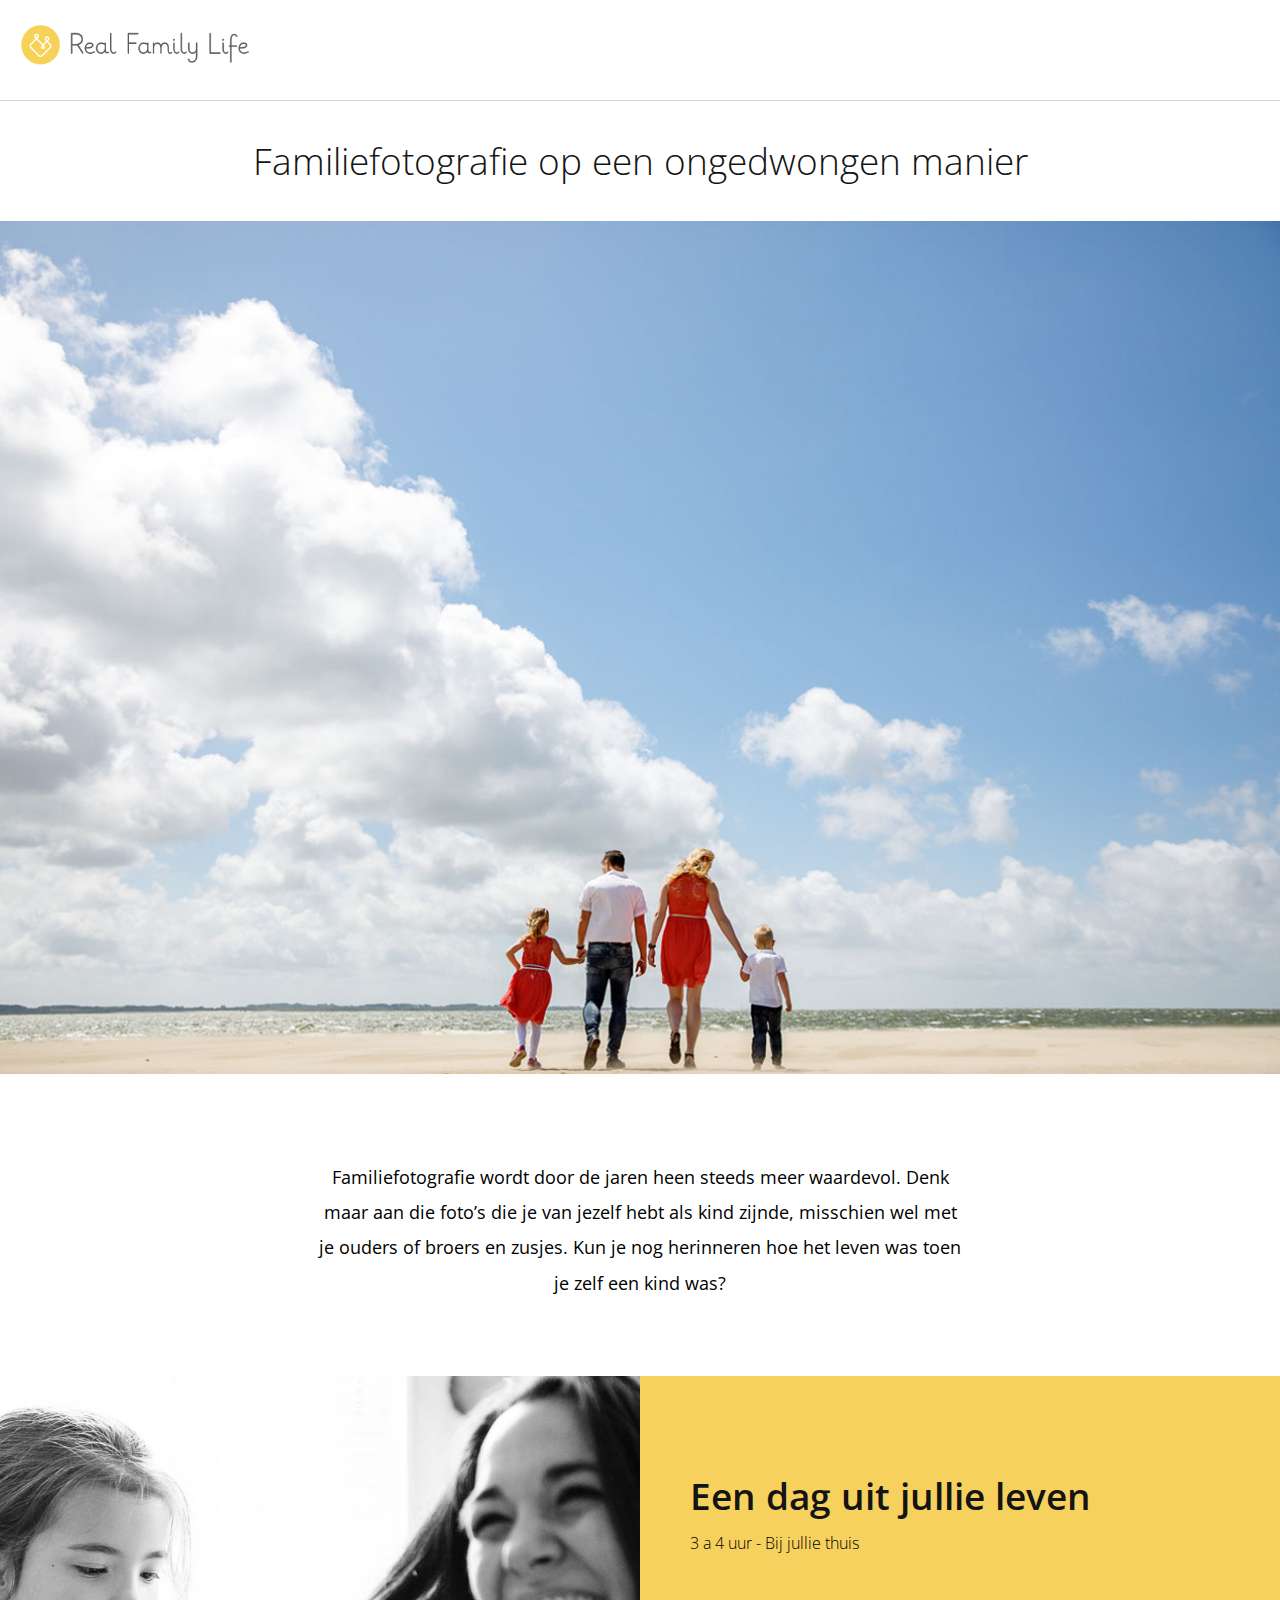
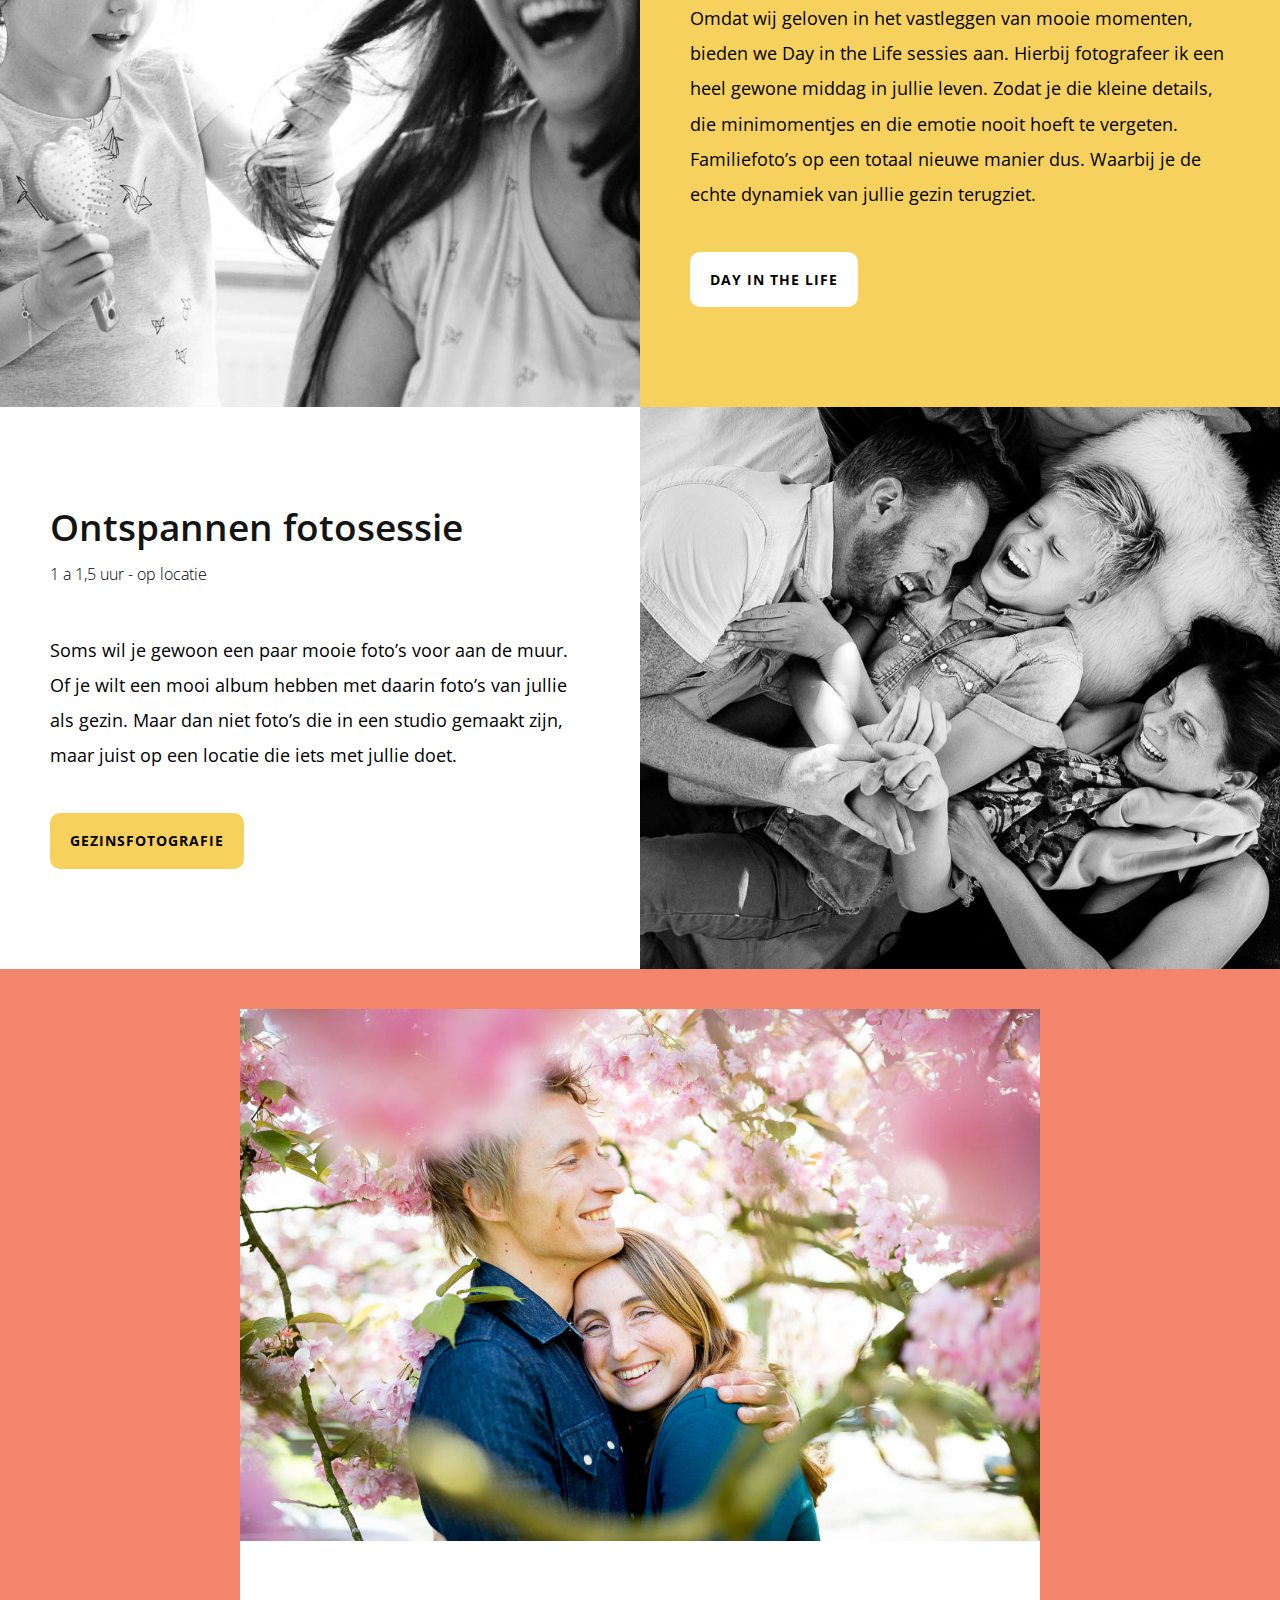
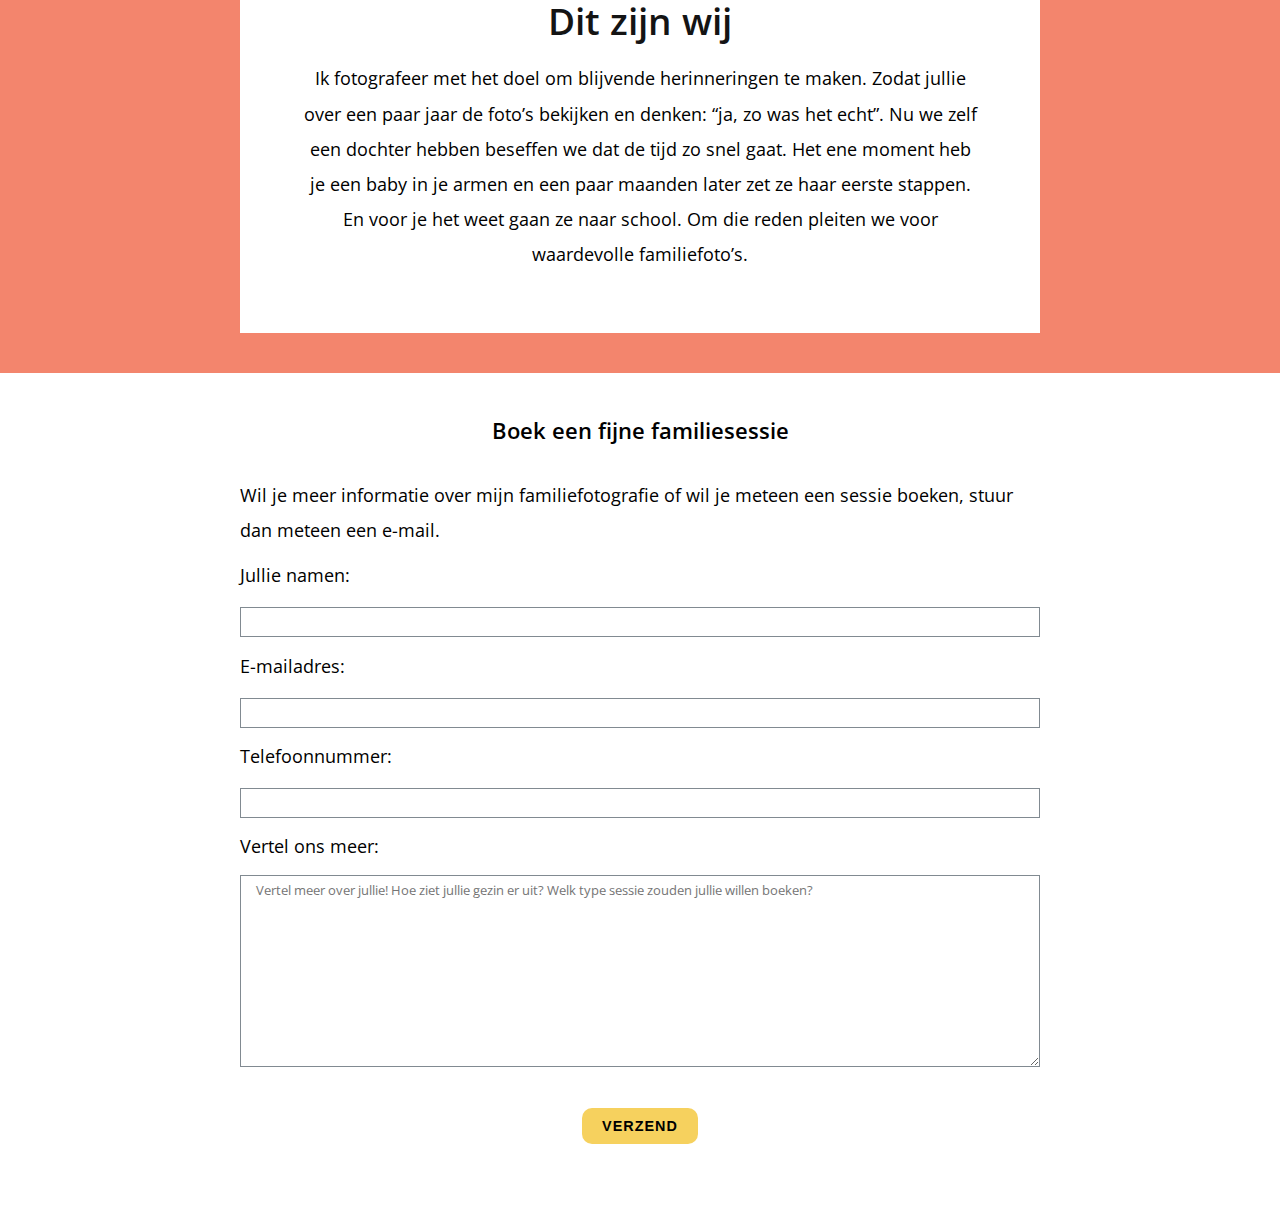
<file: index.html>
<!DOCTYPE html>
<html lang="en">
  <head>
    <meta charset="UTF-8" />
    <meta name="viewport" content="width=device-width, initial-scale=1.0" />
    <link rel="stylesheet" href="./css/style.css" />
    <link
      href="https://fonts.googleapis.com/css2?family=Open+Sans:ital,wght@0,300;0,400;0,600;0,700;1,400&display=swap"
      rel="stylesheet"
    />

    <title>Real Family Life - Homepage</title>
  </head>
  <body>
    <header>
      <div class="logo-container">
        <a href="index.html">
          <img class="logo" src="./images/rfl-logo-2.png" width="230px" alt="logo"
        /></a>
      </div>

      <!-- Nav menu made with this: https://dev.to/ljcdev/easy-hamburger-menu-with-js-2do0 -->
      <!-- For Winc teachers: I didn't know how to make my own hamburger menu, so I googled one :) -->
      <button class="ham"></button>
      <nav class="navbar">
        <ul>
          <li><a class="menuLink" href="ditl.html">Day in the Life</a></li>
          <li><a class="menuLink" href="gezinsfotografie.html">Gezinsfotografie</a></li>
          <li><a class="menuLink" href="blog.html">Blog</a></li>
          <li><a class="menuLink" href="contact.html">Contact</a></li>
        </ul>
      </nav>
    </header>
    <main class="homepage">
      <section class="intro">
        <h1 class="intro__title">Familiefotografie op een ongedwongen manier</h1>
        <img class="intro__img" src="images/frontpage_image.jpg" alt="familiefoto op het strand" />
        <p class="intro__content">
          Familiefotografie wordt door de jaren heen steeds meer waardevol. Denk maar aan die foto’s
          die je van jezelf hebt als kind zijnde, misschien wel met je ouders of broers en zusjes.
          Kun je nog herinneren hoe het leven was toen je zelf een kind was?
        </p>
      </section>
      <section class="ditl split split--yellow">
        <!-- for later... -->
        <!-- <svg class="wave">
          <clippath id="wave" clippathunits="objectBoundingBox">
            <path
              class="st0"
              d="M-0.021,0.041c0,0 0.063,-0.024 0.481,-0.009c0.413,0.015 0.414,-0.026 0.553,0.004c0.176,0.037 0.051,0.969 0.051,0.969l-1.096,0.011l0.011,-0.975Z"
            />
          </clippath>
        </svg> -->
        <div class="split__titlecontainer">
          <h2 class="split__title">Een dag uit jullie leven</h2>
          <h3 class="split__subtitle">3 a 4 uur - Bij jullie thuis</h3>
        </div>
        <div class="split__img"></div>
        <div class="split__contentcontainer">
          <p class="split__content">
            Omdat wij geloven in het vastleggen van mooie momenten, bieden we Day in the Life
            sessies aan. Hierbij fotografeer ik een heel gewone middag in jullie leven. Zodat je die
            kleine details, die minimomentjes en die emotie nooit hoeft te vergeten. Familiefoto’s
            op een totaal nieuwe manier dus. Waarbij je de echte dynamiek van jullie gezin
            terugziet.
          </p>
          <a class="button split__button split__button--white" href="ditl.html">Day in the Life</a>
        </div>
      </section>

      <section class="gezin split">
        <div class="split__titlecontainer">
          <h2 class="split__title">Ontspannen fotosessie</h2>
          <h3 class="split__subtitle">1 a 1,5 uur - op locatie</h3>
        </div>
        <div class="split__img"></div>

        <div class="split__contentcontainer">
          <p class="split__content">
            Soms wil je gewoon een paar mooie foto’s voor aan de muur. Of je wilt een mooi album
            hebben met daarin foto’s van jullie als gezin. Maar dan niet foto’s die in een studio
            gemaakt zijn, maar juist op een locatie die iets met jullie doet.
          </p>
          <a class="button split__button split__button" href="gezinsfotografie.html"
            >Gezinsfotografie</a
          >
        </div>
      </section>

      <section class="aboutus">
        <img class="aboutus__img" src="images/over-ons-001.jpg" alt="over ons" />

        <div class="aboutus__contentcontainer">
          <h2 class="aboutus__title">Dit zijn wij</h2>
          <p class="aboutus__content">
            Ik fotografeer met het doel om blijvende herinneringen te maken. Zodat jullie over een
            paar jaar de foto’s bekijken en denken: “ja, zo was het echt”. Nu we zelf een dochter
            hebben beseffen we dat de tijd zo snel gaat. Het ene moment heb je een baby in je armen
            en een paar maanden later zet ze haar eerste stappen. En voor je het weet gaan ze naar
            school. Om die reden pleiten we voor waardevolle familiefoto’s.
          </p>
        </div>
      </section>
    </main>
    <footer>
      <div class="footer-cta">
        <h3 class="footer-cta__title">Boek een fijne familiesessie</h3>
        <p class="footer-cta__content">
          Wil je meer informatie over mijn familiefotografie of wil je meteen een sessie boeken,
          stuur dan meteen een e-mail.
        </p>

        <form class="contactform" name="contact" method="POST" data-netlify="true">
          <div class="contactform__formfield">
            <label for="name">Jullie namen:</label>
            <input type="text" name="names" id="name" />
          </div>
          <div class="contactform__formfield">
            <label for="email">E-mailadres:</label>
            <input type="email" name="email" id="email" />
          </div>
          <div class="contactform__formfield">
            <label for="phone">Telefoonnummer:</label>
            <input type="tel" name="phone" id="phone" />
          </div>
          <div class="contactform__formfield">
            <label for="more">Vertel ons meer:</label>
            <textarea
              name="more"
              id="more"
              cols="20"
              rows="10"
              placeholder="Vertel meer over jullie! Hoe ziet jullie gezin er uit? Welk type sessie zouden jullie willen boeken?"
            ></textarea>
          </div>
          <button class="button contactform__button" type="submit">Verzend</button>
        </form>
      </div>
    </footer>
    <script src="./scripts/hamburger.js"></script>
  </body>
</html>
</file>
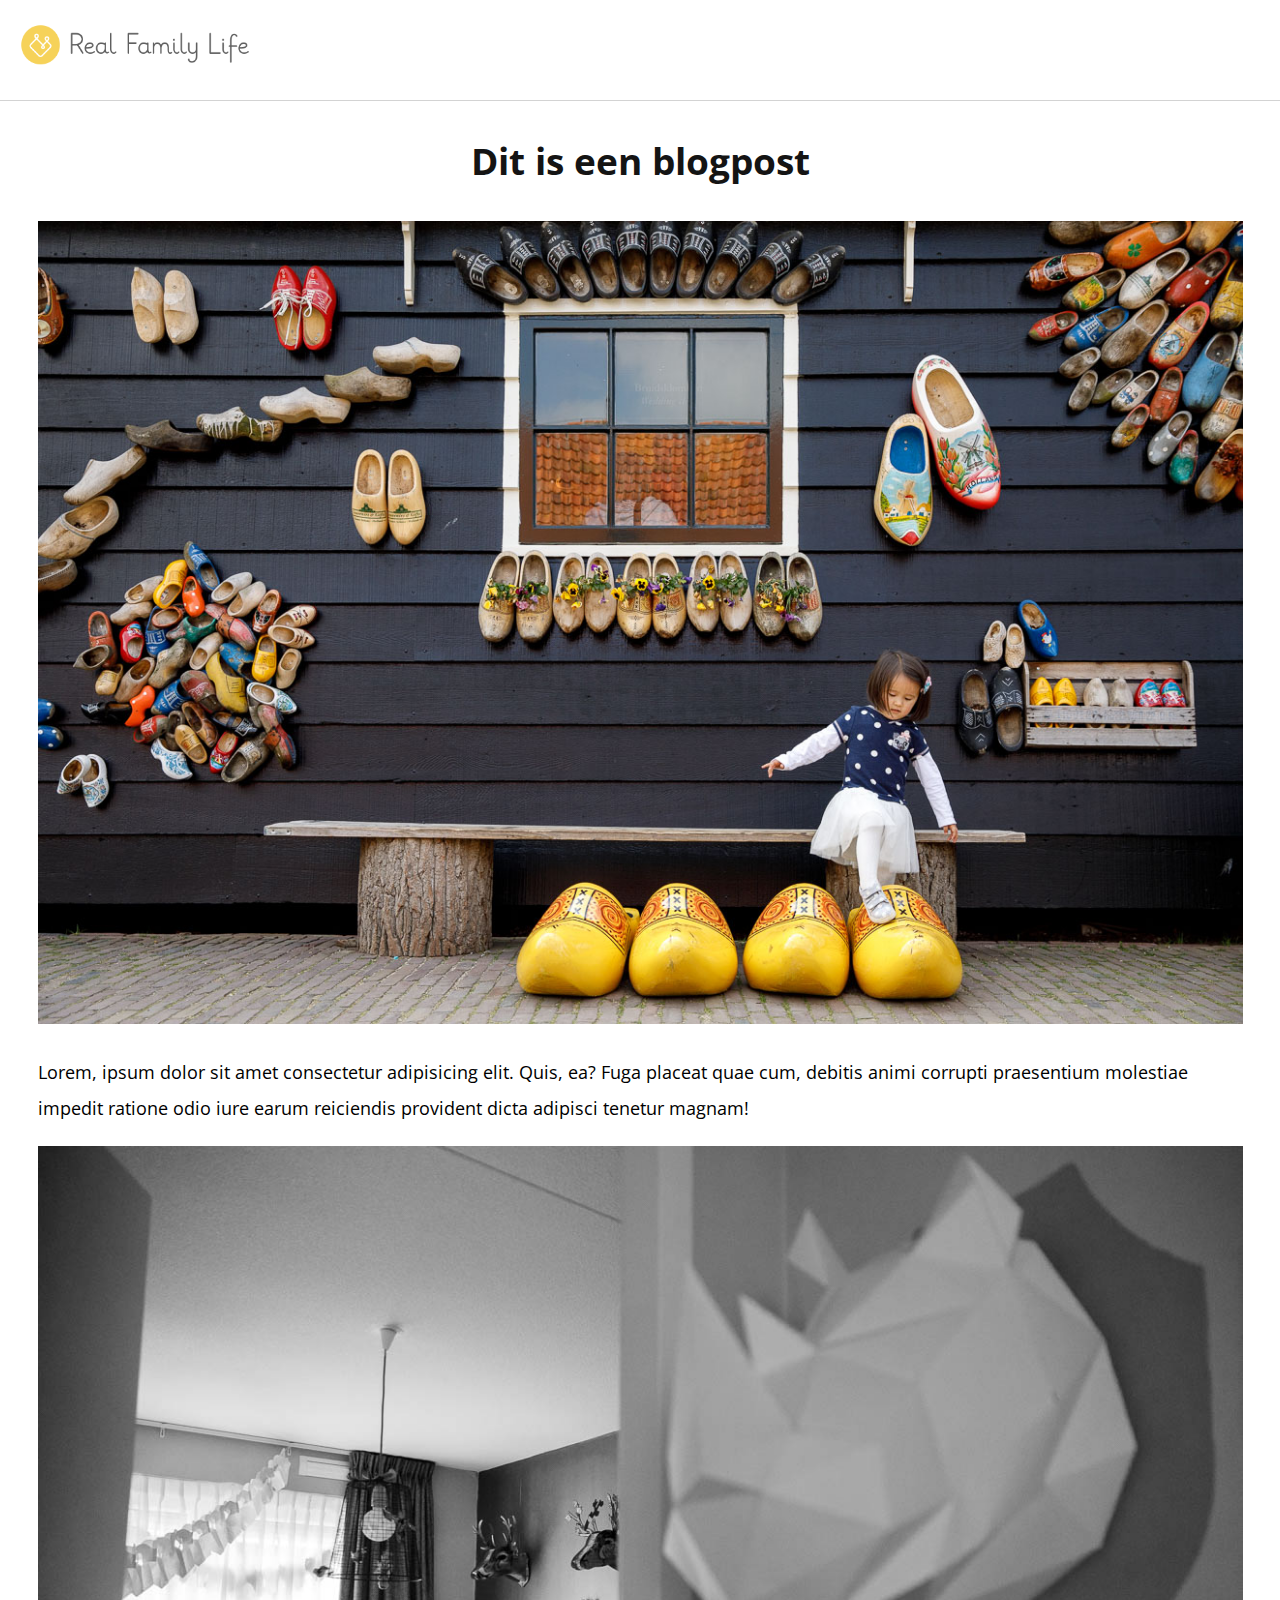
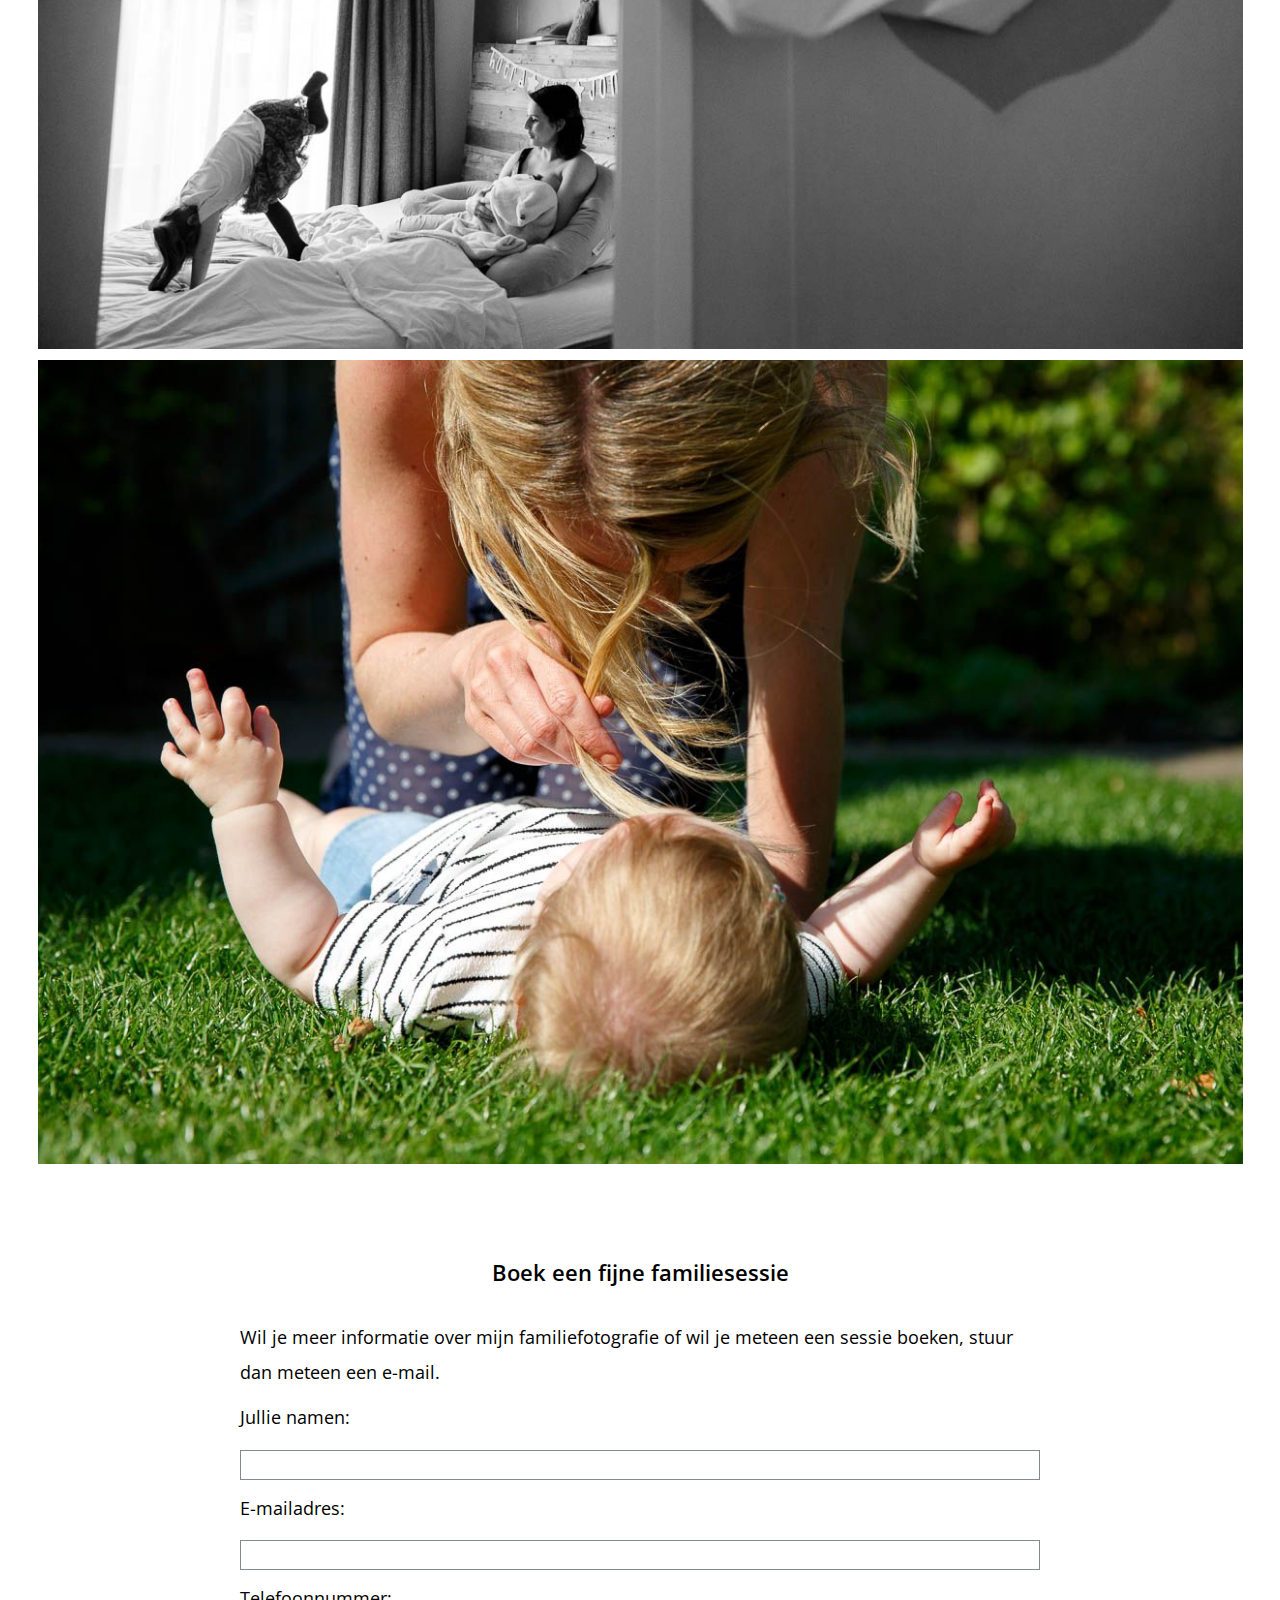
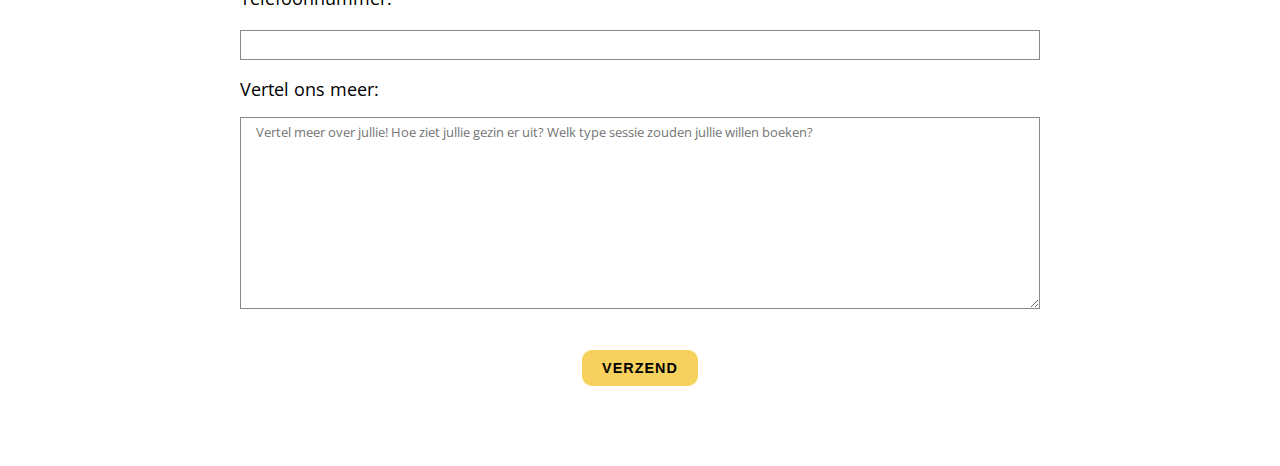
<file: blog-single.html>
<!DOCTYPE html>
<html lang="en">
  <head>
    <meta charset="UTF-8" />
    <meta name="viewport" content="width=device-width, initial-scale=1.0" />
    <link rel="stylesheet" href="./css/style.css" />
    <link
      href="https://fonts.googleapis.com/css2?family=Open+Sans:ital,wght@0,300;0,400;0,600;0,700;1,400&display=swap"
      rel="stylesheet"
    />

    <title>Real Family Life - Blogpost</title>
  </head>
  <body>
    <header>
      <div class="logo-container">
        <a href="index.html">
          <img class="logo" src="./images/rfl-logo-2.png" width="230px" alt="logo"
        /></a>
      </div>

      <!-- Nav menu made with this: https://dev.to/ljcdev/easy-hamburger-menu-with-js-2do0 -->
      <!-- For Winc teachers: I didn't know how to make my own hamburger menu, so I googled one :) -->
      <button class="ham"></button>
      <nav class="navbar">
        <ul>
          <li><a class="menuLink" href="ditl.html">Day in the Life</a></li>
          <li><a class="menuLink" href="gezinsfotografie.html">Gezinsfotografie</a></li>
          <li><a class="menuLink" href="blog.html">Blog</a></li>
          <li><a class="menuLink" href="contact.html">Contact</a></li>
        </ul>
      </nav>
    </header>
    <main class="blogpost">
      <h1 class="blogpost__title">Dit is een blogpost</h1>
      <img
        class="blogpost__featured-img"
        src="./images/Gezinsfoto-Zaanse-Schans-Zaandam-WI-015.jpg"
        alt=""
      />
      <article class="blogpost__content">
        <p>
          Lorem, ipsum dolor sit amet consectetur adipisicing elit. Quis, ea? Fuga placeat quae cum,
          debitis animi corrupti praesentium molestiae impedit ratione odio iure earum reiciendis
          provident dicta adipisci tenetur magnam!
        </p>
        <img src="./images/Gezinsfotografie-Day-in-the-Life-Nicoline-Dennis-024.jpg" alt="" />
        <img
          src="./images/Gezinsfotografie-Day-in-the-Life-Thomas-Lisette-013-1245x830.jpg"
          alt=""
        />
      </article>
    </main>
    <footer>
      <div class="footer-cta">
        <h3 class="footer-cta__title">Boek een fijne familiesessie</h3>
        <p class="footer-cta__content">
          Wil je meer informatie over mijn familiefotografie of wil je meteen een sessie boeken,
          stuur dan meteen een e-mail.
        </p>

        <form class="contactform" name="contact" method="POST" data-netlify="true">
          <div class="contactform__formfield">
            <label for="name">Jullie namen:</label>
            <input type="text" name="names" id="name" />
          </div>
          <div class="contactform__formfield">
            <label for="email">E-mailadres:</label>
            <input type="email" name="email" id="email" />
          </div>
          <div class="contactform__formfield">
            <label for="phone">Telefoonnummer:</label>
            <input type="tel" name="phone" id="phone" />
          </div>
          <div class="contactform__formfield">
            <label for="more">Vertel ons meer:</label>
            <textarea
              name="more"
              id="more"
              cols="20"
              rows="10"
              placeholder="Vertel meer over jullie! Hoe ziet jullie gezin er uit? Welk type sessie zouden jullie willen boeken?"
            ></textarea>
          </div>
          <button class="button contactform__button" type="submit">Verzend</button>
        </form>
      </div>
    </footer>
    <script src="./scripts/hamburger.js"></script>
  </body>
</html>
</file>
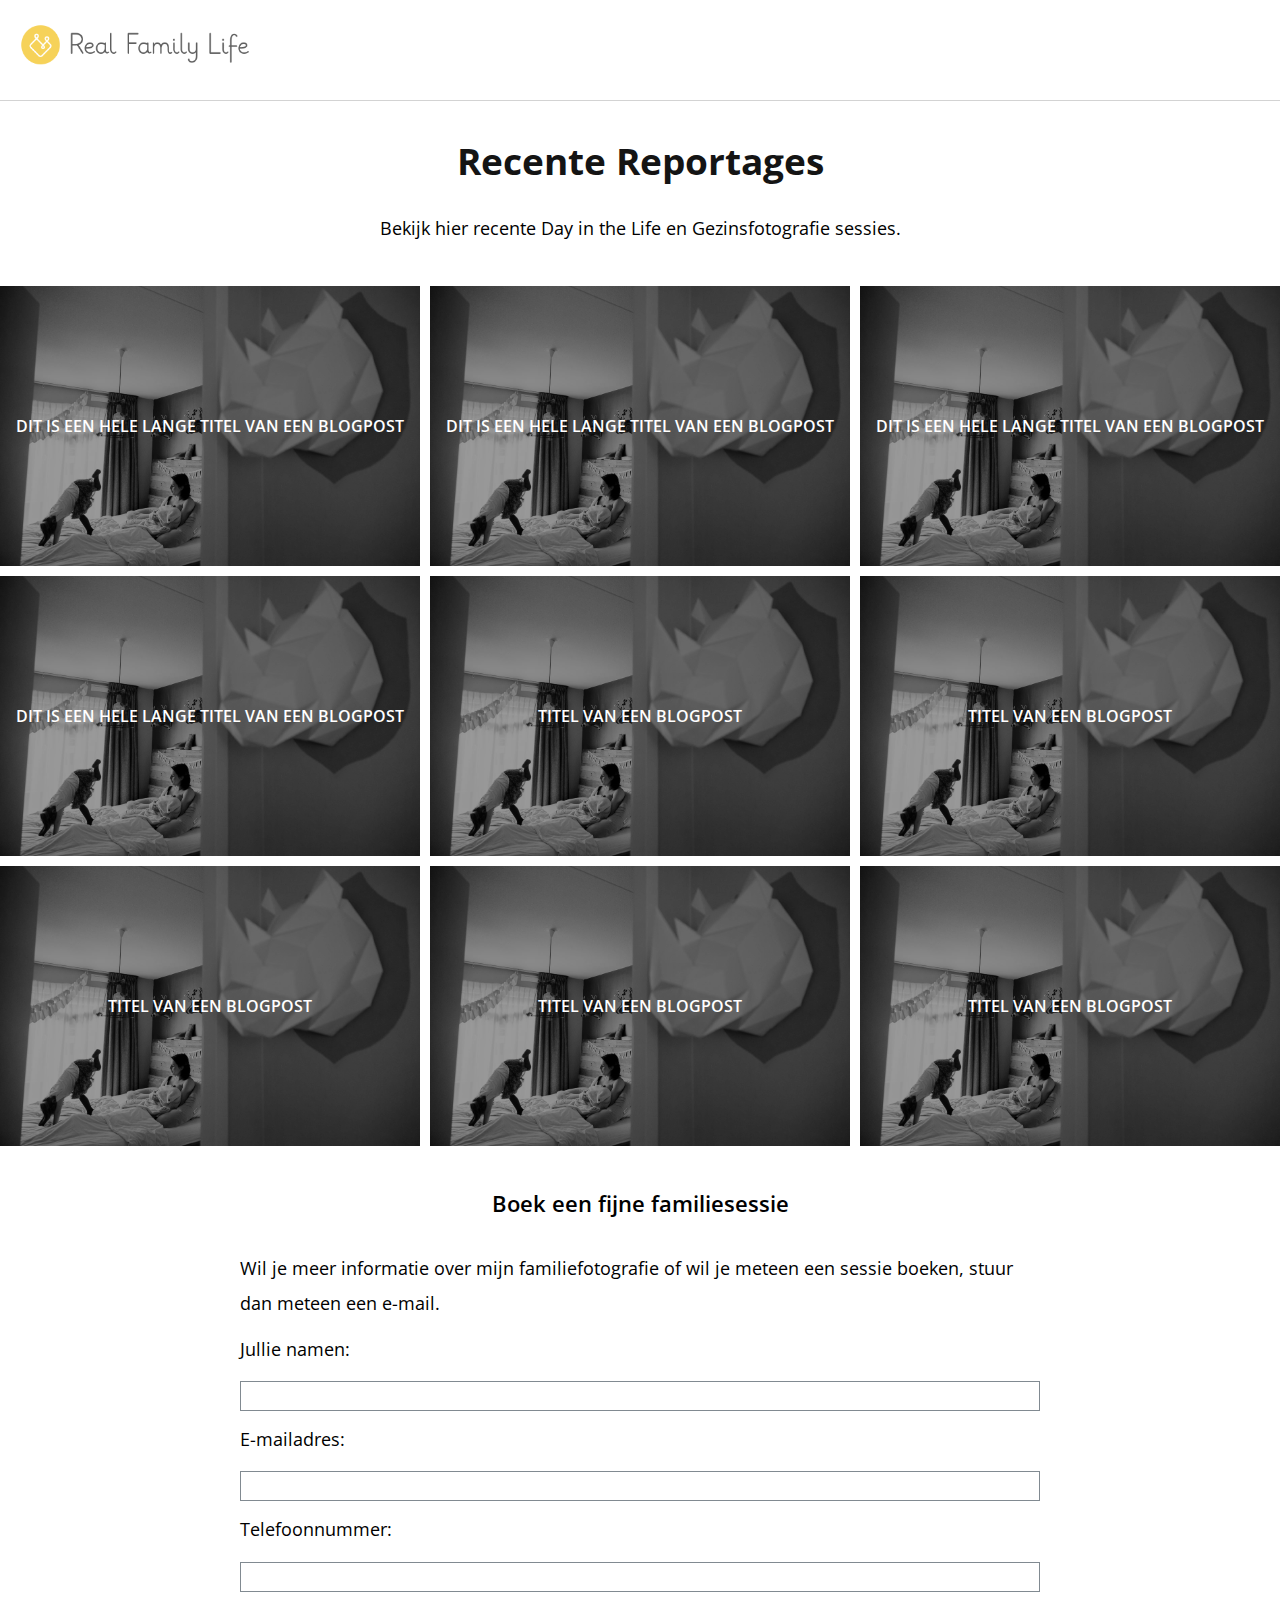
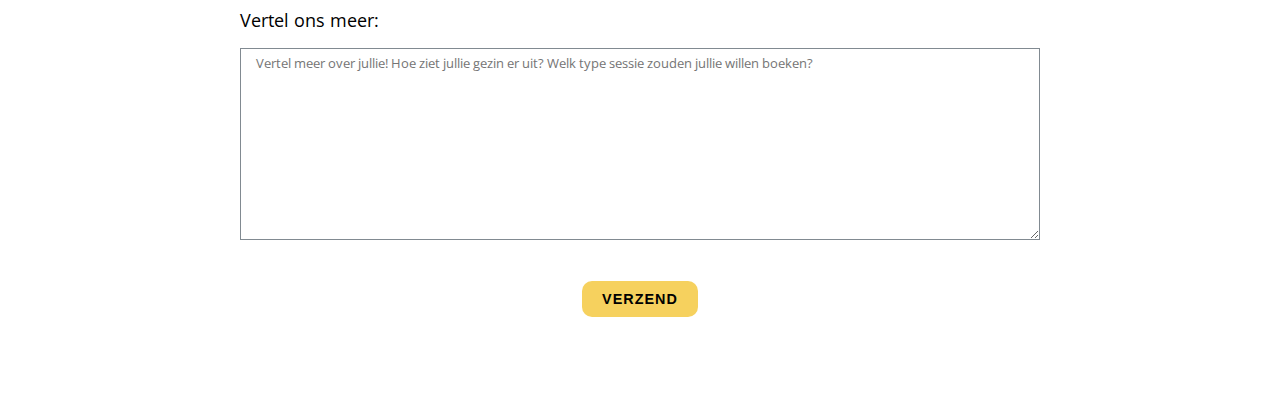
<file: blog.html>
<!DOCTYPE html>
<html lang="en">
  <head>
    <meta charset="UTF-8" />
    <meta name="viewport" content="width=device-width, initial-scale=1.0" />
    <link rel="stylesheet" href="./css/style.css" />
    <link
      href="https://fonts.googleapis.com/css2?family=Open+Sans:ital,wght@0,300;0,400;0,600;0,700;1,400&display=swap"
      rel="stylesheet"
    />

    <title>Real Family Life - Recente Reportages</title>
  </head>
  <body>
    <header>
      <div class="logo-container">
        <a href="index.html">
          <img class="logo" src="./images/rfl-logo-2.png" width="230px" alt="logo"
        /></a>
      </div>

      <!-- Nav menu made with this: https://dev.to/ljcdev/easy-hamburger-menu-with-js-2do0 -->
      <!-- For Winc teachers: I didn't know how to make my own hamburger menu, so I googled one :) -->
      <button class="ham"></button>
      <nav class="navbar">
        <ul>
          <li><a class="menuLink" href="ditl.html">Day in the Life</a></li>
          <li><a class="menuLink" href="gezinsfotografie.html">Gezinsfotografie</a></li>
          <li><a class="menuLink" href="blog.html">Blog</a></li>
          <li><a class="menuLink" href="contact.html">Contact</a></li>
        </ul>
      </nav>
    </header>
    <main class="blog">
      <section class="page-intro">
        <h1 class="page-intro__title">Recente Reportages</h1>
        <p class="page-intro__content">
          Bekijk hier recente Day in the Life en Gezinsfotografie sessies.
        </p>
      </section>

      <section class="portfolio-grid">
        <article class="portfolio-grid-item">
          <a href="blog-single.html" class="portfolio-grid-item__link">
            <img
              class="portfolio-grid-item__thumbnail"
              src="./images/Gezinsfotografie-Day-in-the-Life-Nicoline-Dennis-024.jpg"
              alt=""
            />
            <div class="portfolio-grid-item__title">
              <h4>Dit is een hele lange titel van een blogpost</h4>
            </div>
          </a>
        </article>
        <article class="portfolio-grid-item">
          <a href="blog-single.html" class="portfolio-grid-item__link">
            <img
              class="portfolio-grid-item__thumbnail"
              src="./images/Gezinsfotografie-Day-in-the-Life-Nicoline-Dennis-024.jpg"
              alt=""
            />
            <div class="portfolio-grid-item__title">
              <h4>Dit is een hele lange titel van een blogpost</h4>
            </div>
          </a>
        </article>

        <article class="portfolio-grid-item">
          <a href="blog-single.html" class="portfolio-grid-item__link">
            <img
              class="portfolio-grid-item__thumbnail"
              src="./images/Gezinsfotografie-Day-in-the-Life-Nicoline-Dennis-024.jpg"
              alt=""
            />
            <div class="portfolio-grid-item__title">
              <h4>Dit is een hele lange titel van een blogpost</h4>
            </div>
          </a>
        </article>

        <article class="portfolio-grid-item">
          <a href="blog-single.html" class="portfolio-grid-item__link">
            <img
              class="portfolio-grid-item__thumbnail"
              src="./images/Gezinsfotografie-Day-in-the-Life-Nicoline-Dennis-024.jpg"
              alt=""
            />
            <div class="portfolio-grid-item__title">
              <h4>Dit is een hele lange titel van een blogpost</h4>
            </div>
          </a>
        </article>

        <article class="portfolio-grid-item">
          <a href="blog-single.html" class="portfolio-grid-item__link">
            <img
              class="portfolio-grid-item__thumbnail"
              src="./images/Gezinsfotografie-Day-in-the-Life-Nicoline-Dennis-024.jpg"
              alt=""
            />
            <div class="portfolio-grid-item__title">
              <h4>Titel van een blogpost</h4>
            </div>
          </a>
        </article>

        <article class="portfolio-grid-item">
          <a href="blog-single.html" class="portfolio-grid-item__link">
            <img
              class="portfolio-grid-item__thumbnail"
              src="./images/Gezinsfotografie-Day-in-the-Life-Nicoline-Dennis-024.jpg"
              alt=""
            />
            <div class="portfolio-grid-item__title">
              <h4>Titel van een blogpost</h4>
            </div>
          </a>
        </article>

        <article class="portfolio-grid-item">
          <a href="blog-single.html" class="portfolio-grid-item__link">
            <img
              class="portfolio-grid-item__thumbnail"
              src="./images/Gezinsfotografie-Day-in-the-Life-Nicoline-Dennis-024.jpg"
              alt=""
            />
            <div class="portfolio-grid-item__title">
              <h4>Titel van een blogpost</h4>
            </div>
          </a>
        </article>

        <article class="portfolio-grid-item">
          <a href="blog-single.html" class="portfolio-grid-item__link">
            <img
              class="portfolio-grid-item__thumbnail"
              src="./images/Gezinsfotografie-Day-in-the-Life-Nicoline-Dennis-024.jpg"
              alt=""
            />
            <div class="portfolio-grid-item__title">
              <h4>Titel van een blogpost</h4>
            </div>
          </a>
        </article>

        <article class="portfolio-grid-item">
          <a href="blog-single.html" class="portfolio-grid-item__link">
            <img
              class="portfolio-grid-item__thumbnail"
              src="./images/Gezinsfotografie-Day-in-the-Life-Nicoline-Dennis-024.jpg"
              alt=""
            />
            <div class="portfolio-grid-item__title">
              <h4>Titel van een blogpost</h4>
            </div>
          </a>
        </article>
      </section>
    </main>
    <footer>
      <div class="footer-cta">
        <h3 class="footer-cta__title">Boek een fijne familiesessie</h3>
        <p class="footer-cta__content">
          Wil je meer informatie over mijn familiefotografie of wil je meteen een sessie boeken,
          stuur dan meteen een e-mail.
        </p>

        <form class="contactform" name="contact" method="POST" data-netlify="true">
          <div class="contactform__formfield">
            <label for="name">Jullie namen:</label>
            <input type="text" name="names" id="name" />
          </div>
          <div class="contactform__formfield">
            <label for="email">E-mailadres:</label>
            <input type="email" name="email" id="email" />
          </div>
          <div class="contactform__formfield">
            <label for="phone">Telefoonnummer:</label>
            <input type="tel" name="phone" id="phone" />
          </div>
          <div class="contactform__formfield">
            <label for="more">Vertel ons meer:</label>
            <textarea
              name="more"
              id="more"
              cols="20"
              rows="10"
              placeholder="Vertel meer over jullie! Hoe ziet jullie gezin er uit? Welk type sessie zouden jullie willen boeken?"
            ></textarea>
          </div>
          <button class="button contactform__button" type="submit">Verzend</button>
        </form>
      </div>
    </footer>
    <script src="./scripts/hamburger.js"></script>
  </body>
</html>
</file>
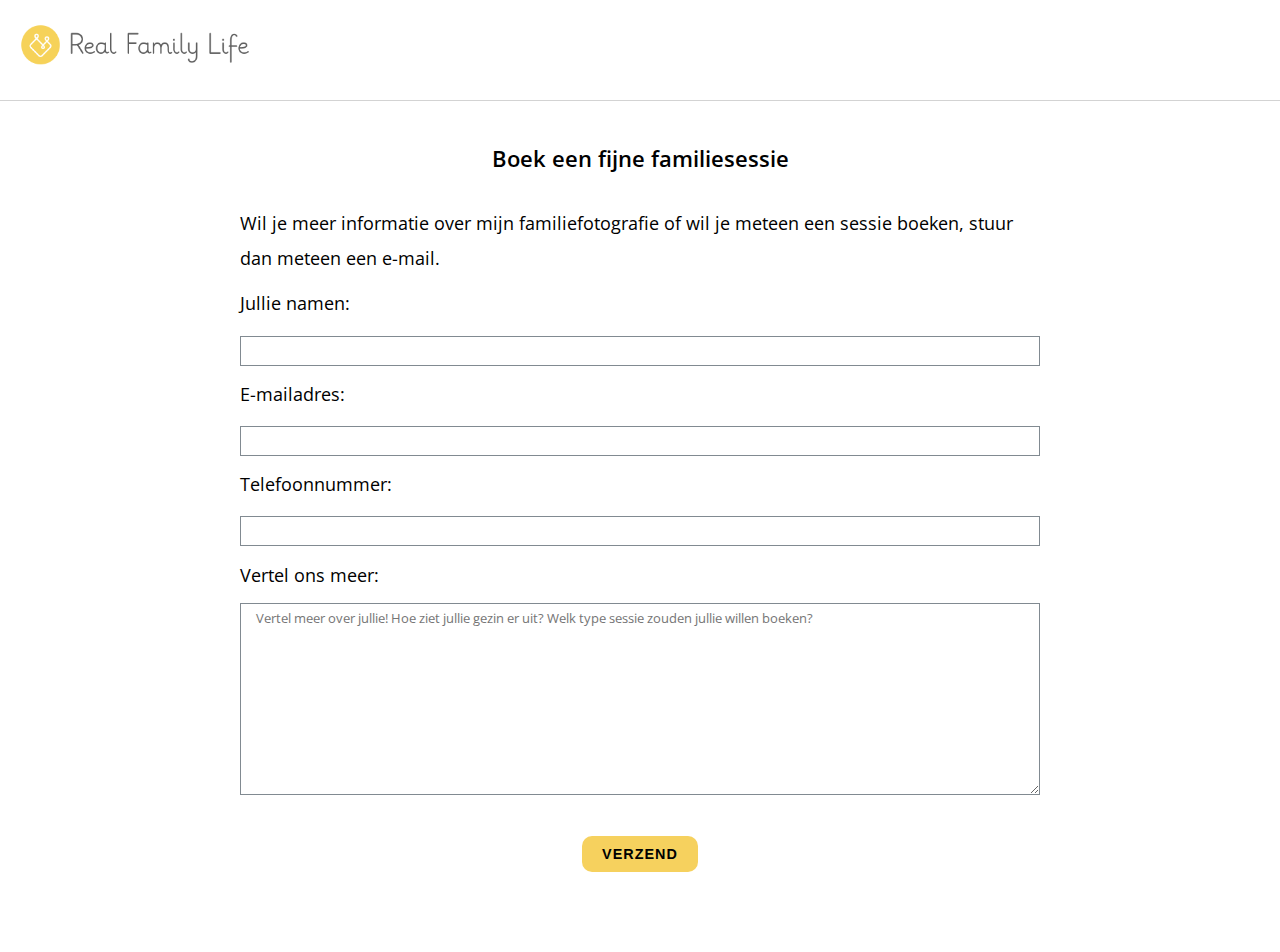
<file: contact.html>
<!DOCTYPE html>
<html lang="en">
  <head>
    <meta charset="UTF-8" />
    <meta name="viewport" content="width=device-width, initial-scale=1.0" />
    <link rel="stylesheet" href="./css/style.css" />
    <link
      href="https://fonts.googleapis.com/css2?family=Open+Sans:ital,wght@0,300;0,400;0,600;0,700;1,400&display=swap"
      rel="stylesheet"
    />

    <title>Real Family Life - Contact</title>
  </head>
  <body>
    <header>
      <div class="logo-container">
        <a href="index.html">
          <img class="logo" src="./images/rfl-logo-2.png" width="230px" alt="logo"
        /></a>
      </div>

      <!-- Nav menu made with this: https://dev.to/ljcdev/easy-hamburger-menu-with-js-2do0 -->
      <!-- For Winc teachers: I didn't know how to make my own hamburger menu, so I googled one :) -->
      <button class="ham"></button>
      <nav class="navbar">
        <ul>
          <li><a class="menuLink" href="ditl.html">Day in the Life</a></li>
          <li><a class="menuLink" href="gezinsfotografie.html">Gezinsfotografie</a></li>
          <li><a class="menuLink" href="blog.html">Blog</a></li>
          <li><a class="menuLink" href="contact.html">Contact</a></li>
        </ul>
      </nav>
    </header>
    <main class="blogpost">
      <div class="footer-cta">
        <h3 class="footer-cta__title">Boek een fijne familiesessie</h3>
        <p class="footer-cta__content">
          Wil je meer informatie over mijn familiefotografie of wil je meteen een sessie boeken,
          stuur dan meteen een e-mail.
        </p>

        <form class="contactform" name="contact" method="POST" data-netlify="true">
          <div class="contactform__formfield">
            <label for="name">Jullie namen:</label>
            <input type="text" name="names" id="name" />
          </div>
          <div class="contactform__formfield">
            <label for="email">E-mailadres:</label>
            <input type="email" name="email" id="email" />
          </div>
          <div class="contactform__formfield">
            <label for="phone">Telefoonnummer:</label>
            <input type="tel" name="phone" id="phone" />
          </div>
          <div class="contactform__formfield">
            <label for="more">Vertel ons meer:</label>
            <textarea
              name="more"
              id="more"
              cols="20"
              rows="10"
              placeholder="Vertel meer over jullie! Hoe ziet jullie gezin er uit? Welk type sessie zouden jullie willen boeken?"
            ></textarea>
          </div>
          <button class="button contactform__button" type="submit">Verzend</button>
        </form>
      </div>
    </main>
    <script src="./scripts/hamburger.js"></script>
  </body>
</html>
</file>
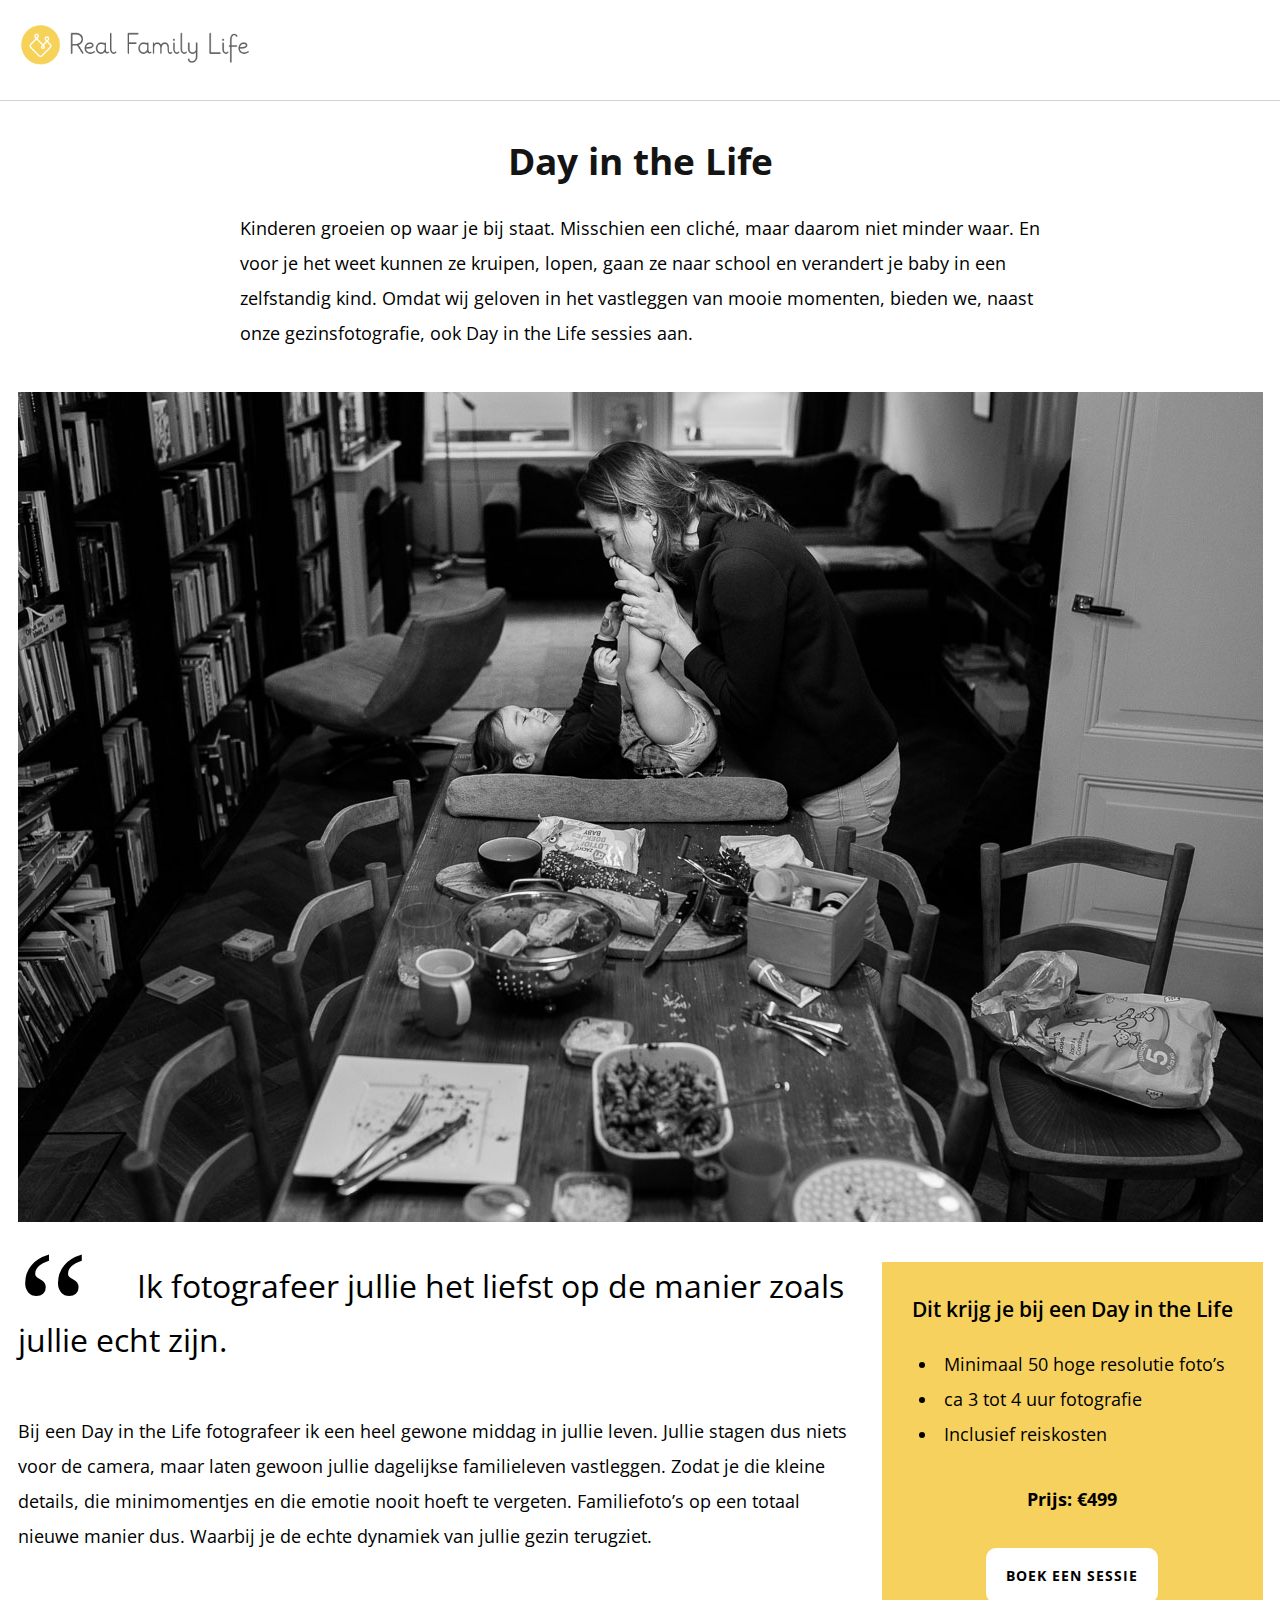
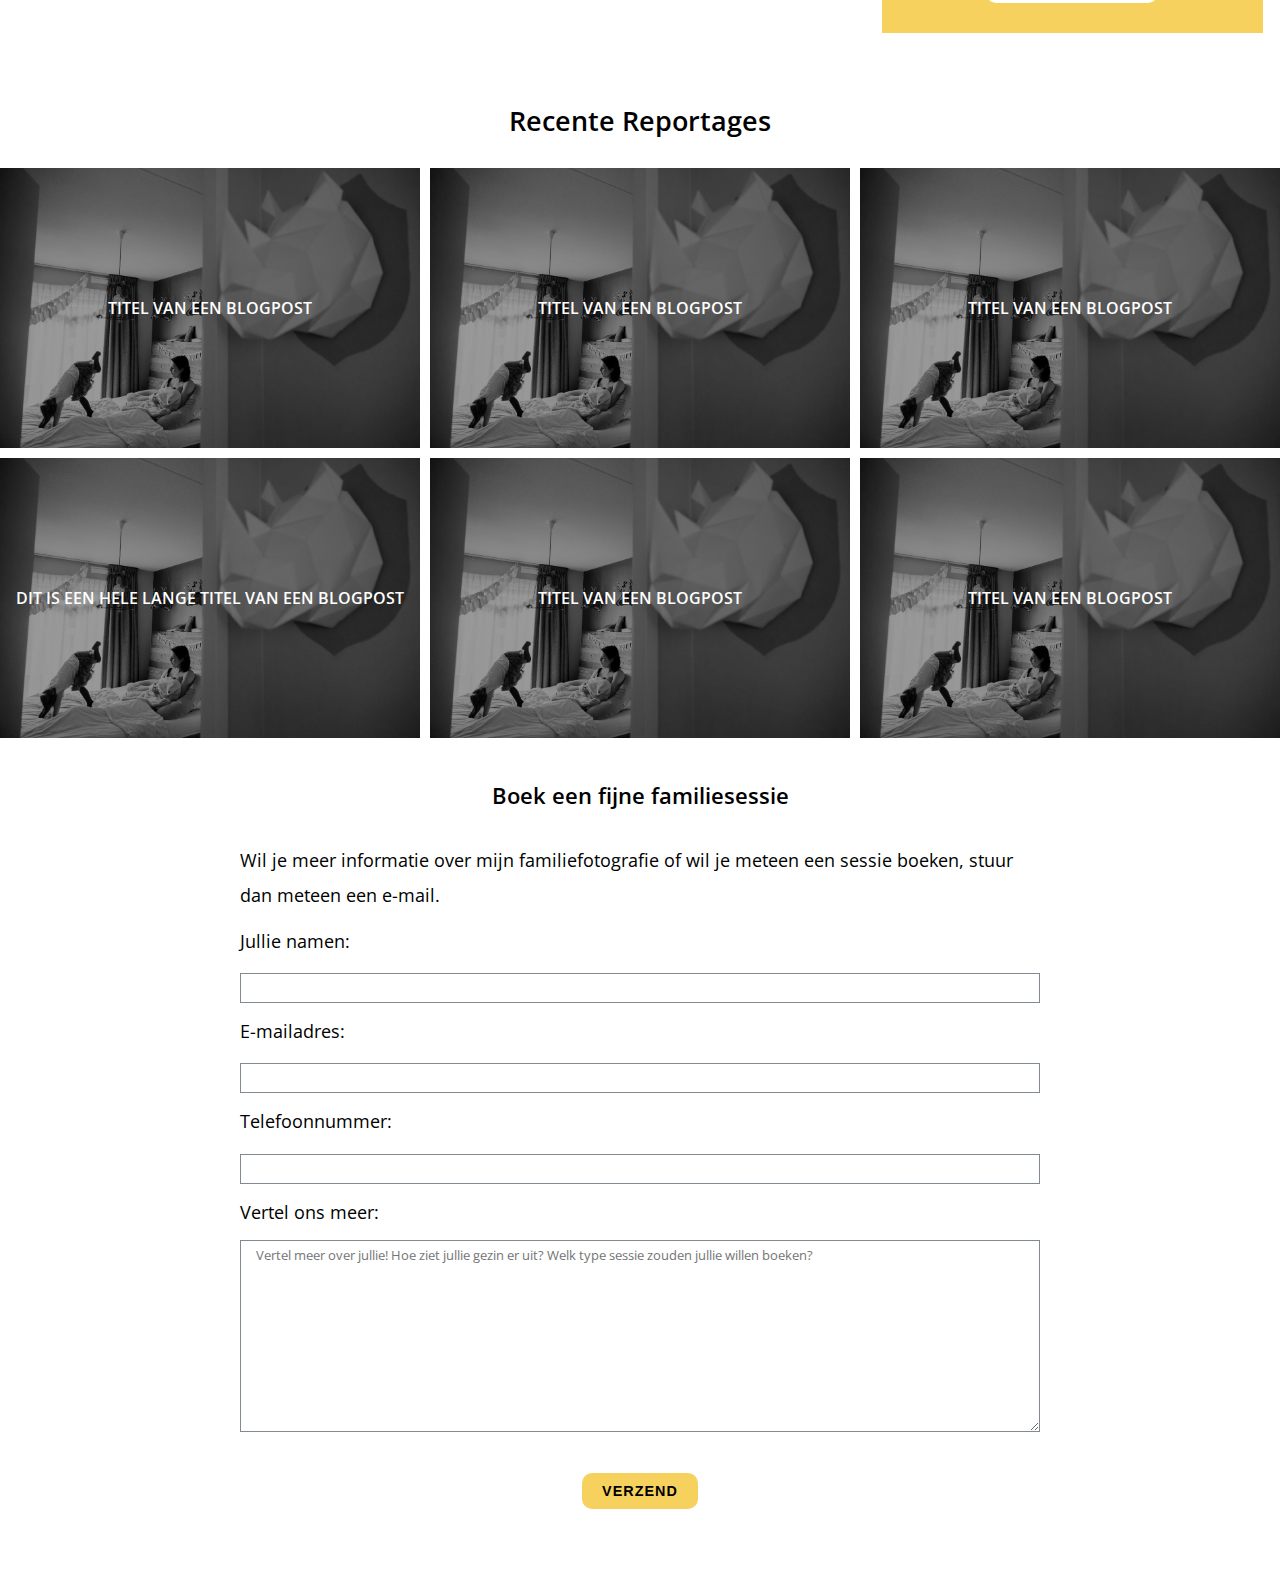
<file: ditl.html>
<!DOCTYPE html>
<html lang="en">
  <head>
    <meta charset="UTF-8" />
    <meta name="viewport" content="width=device-width, initial-scale=1.0" />
    <link rel="stylesheet" href="./css/style.css" />
    <link
      href="https://fonts.googleapis.com/css2?family=Open+Sans:ital,wght@0,300;0,400;0,600;0,700;1,400&display=swap"
      rel="stylesheet"
    />

    <title>Real Family Life - Day in the Life</title>
  </head>
  <body>
    <header>
      <div class="logo-container">
        <a href="index.html">
          <img class="logo" src="./images/rfl-logo-2.png" width="230px" alt="logo"
        /></a>
      </div>

      <!-- Nav menu made with this: https://dev.to/ljcdev/easy-hamburger-menu-with-js-2do0 -->
      <!-- For Winc teachers: I didn't know how to make my own hamburger menu, so I googled one :) -->
      <button class="ham"></button>
      <nav class="navbar">
        <ul>
          <li><a class="menuLink" href="ditl.html">Day in the Life</a></li>
          <li><a class="menuLink" href="gezinsfotografie.html">Gezinsfotografie</a></li>
          <li><a class="menuLink" href="blog.html">Blog</a></li>
          <li><a class="menuLink" href="contact.html">Contact</a></li>
        </ul>
      </nav>
    </header>
    <main class="portfolio">
      <section class="page-intro">
        <h1 class="page-intro__title">Day in the Life</h1>
        <p class="page-intro__content">
          Kinderen groeien op waar je bij staat. Misschien een cliché, maar daarom niet minder waar.
          En voor je het weet kunnen ze kruipen, lopen, gaan ze naar school en verandert je baby in
          een zelfstandig kind. Omdat wij geloven in het vastleggen van mooie momenten, bieden we,
          naast onze gezinsfotografie, ook Day in the Life sessies aan.
        </p>
      </section>

      <div class="portfolio__slider">
        <img src="./images/gezinsfotografie-005.jpg" alt="" />
      </div>

      <section class="portfolio-info">
        <blockquote class="portfolio-info__quote">
          Ik fotografeer jullie het liefst op de manier zoals jullie echt zijn.
        </blockquote>
        <p class="portfolio-info__content">
          Bij een Day in the Life fotografeer ik een heel gewone middag in jullie leven. Jullie
          stagen dus niets voor de camera, maar laten gewoon jullie dagelijkse familieleven
          vastleggen. Zodat je die kleine details, die minimomentjes en die emotie nooit hoeft te
          vergeten. Familiefoto’s op een totaal nieuwe manier dus. Waarbij je de echte dynamiek van
          jullie gezin terugziet.
        </p>

        <div class="portfolio-info__list">
          <h3 class="portfolio-info__list-title">Dit krijg je bij een Day in the Life</h3>

          <ul>
            <li>Minimaal 50 hoge resolutie foto’s</li>
            <li>ca 3 tot 4 uur fotografie</li>
            <li>Inclusief reiskosten</li>
          </ul>
          <p class="portfolio-info__price">Prijs: €499</p>
          <a class="portfolio-info__button button" href="#">Boek een sessie</a>
        </div>
      </section>
      <h3 class="portfolio-grid-title">Recente Reportages</h3>
      <section class="portfolio-grid">
        <article class="portfolio-grid-item">
          <a href="blog-single.html" class="portfolio-grid-item__link">
            <img
              class="portfolio-grid-item__thumbnail"
              src="./images/Gezinsfotografie-Day-in-the-Life-Nicoline-Dennis-024.jpg"
              alt=""
            />
            <div class="portfolio-grid-item__title">
              <h4>Titel van een blogpost</h4>
            </div>
          </a>
        </article>
        <article class="portfolio-grid-item">
          <a href="blog-single.html" class="portfolio-grid-item__link">
            <img
              class="portfolio-grid-item__thumbnail"
              src="./images/Gezinsfotografie-Day-in-the-Life-Nicoline-Dennis-024.jpg"
              alt=""
            />
            <div class="portfolio-grid-item__title">
              <h4>Titel van een blogpost</h4>
            </div>
          </a>
        </article>

        <article class="portfolio-grid-item">
          <a href="blog-single.html" class="portfolio-grid-item__link">
            <img
              class="portfolio-grid-item__thumbnail"
              src="./images/Gezinsfotografie-Day-in-the-Life-Nicoline-Dennis-024.jpg"
              alt=""
            />
            <div class="portfolio-grid-item__title">
              <h4>Titel van een blogpost</h4>
            </div>
          </a>
        </article>

        <article class="portfolio-grid-item">
          <a href="blog-single.html" class="portfolio-grid-item__link">
            <img
              class="portfolio-grid-item__thumbnail"
              src="./images/Gezinsfotografie-Day-in-the-Life-Nicoline-Dennis-024.jpg"
              alt=""
            />
            <div class="portfolio-grid-item__title">
              <h4>Dit is een hele lange titel van een blogpost</h4>
            </div>
          </a>
        </article>

        <article class="portfolio-grid-item">
          <a href="blog-single.html" class="portfolio-grid-item__link">
            <img
              class="portfolio-grid-item__thumbnail"
              src="./images/Gezinsfotografie-Day-in-the-Life-Nicoline-Dennis-024.jpg"
              alt=""
            />
            <div class="portfolio-grid-item__title">
              <h4>Titel van een blogpost</h4>
            </div>
          </a>
        </article>

        <article class="portfolio-grid-item">
          <a href="blog-single.html" class="portfolio-grid-item__link">
            <img
              class="portfolio-grid-item__thumbnail"
              src="./images/Gezinsfotografie-Day-in-the-Life-Nicoline-Dennis-024.jpg"
              alt=""
            />
            <div class="portfolio-grid-item__title">
              <h4>Titel van een blogpost</h4>
            </div>
          </a>
        </article>
      </section>
    </main>
    <footer>
      <div class="footer-cta">
        <h3 class="footer-cta__title">Boek een fijne familiesessie</h3>
        <p class="footer-cta__content">
          Wil je meer informatie over mijn familiefotografie of wil je meteen een sessie boeken,
          stuur dan meteen een e-mail.
        </p>

        <form class="contactform" name="contact" method="POST" data-netlify="true">
          <div class="contactform__formfield">
            <label for="name">Jullie namen:</label>
            <input type="text" name="names" id="name" />
          </div>
          <div class="contactform__formfield">
            <label for="email">E-mailadres:</label>
            <input type="email" name="email" id="email" />
          </div>
          <div class="contactform__formfield">
            <label for="phone">Telefoonnummer:</label>
            <input type="tel" name="phone" id="phone" />
          </div>
          <div class="contactform__formfield">
            <label for="more">Vertel ons meer:</label>
            <textarea
              name="more"
              id="more"
              cols="20"
              rows="10"
              placeholder="Vertel meer over jullie! Hoe ziet jullie gezin er uit? Welk type sessie zouden jullie willen boeken?"
            ></textarea>
          </div>
          <button class="button contactform__button" type="submit">Verzend</button>
        </form>
      </div>
    </footer>
    <script src="./scripts/hamburger.js"></script>
  </body>
</html>
</file>
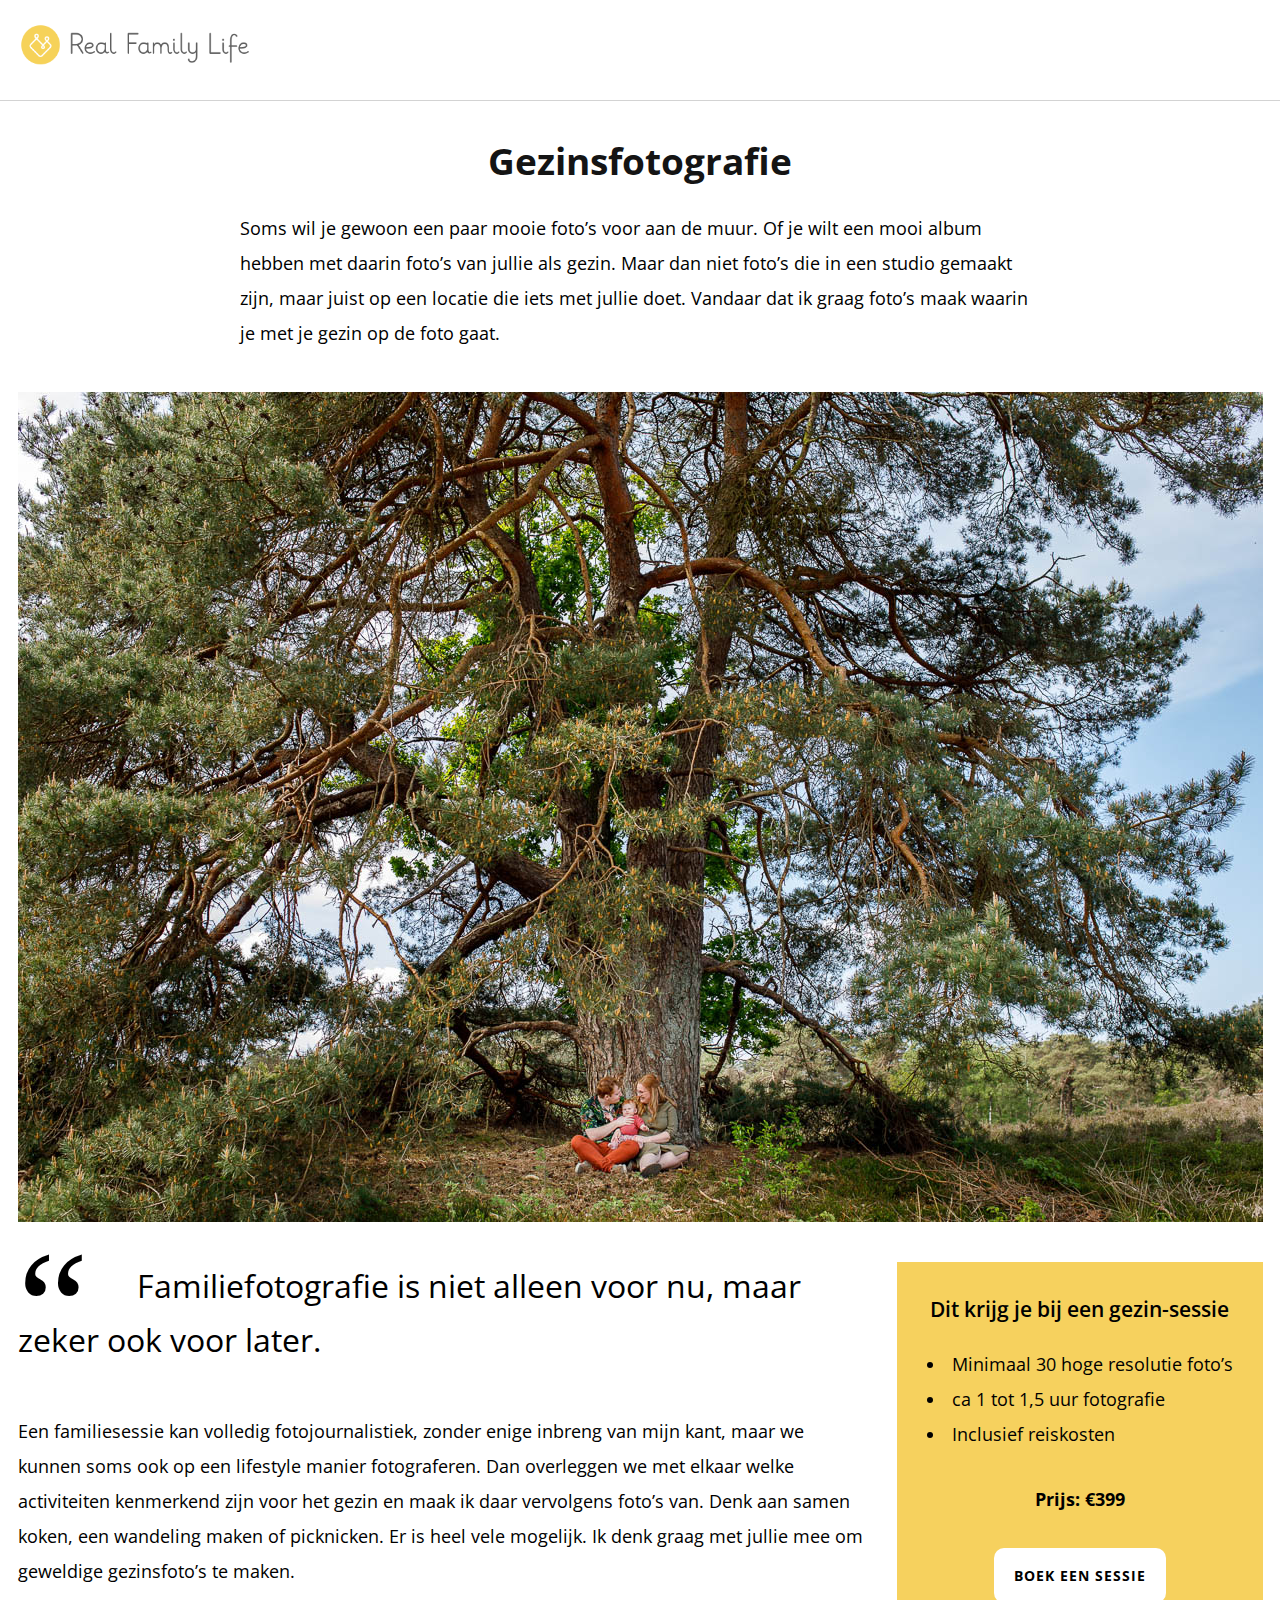
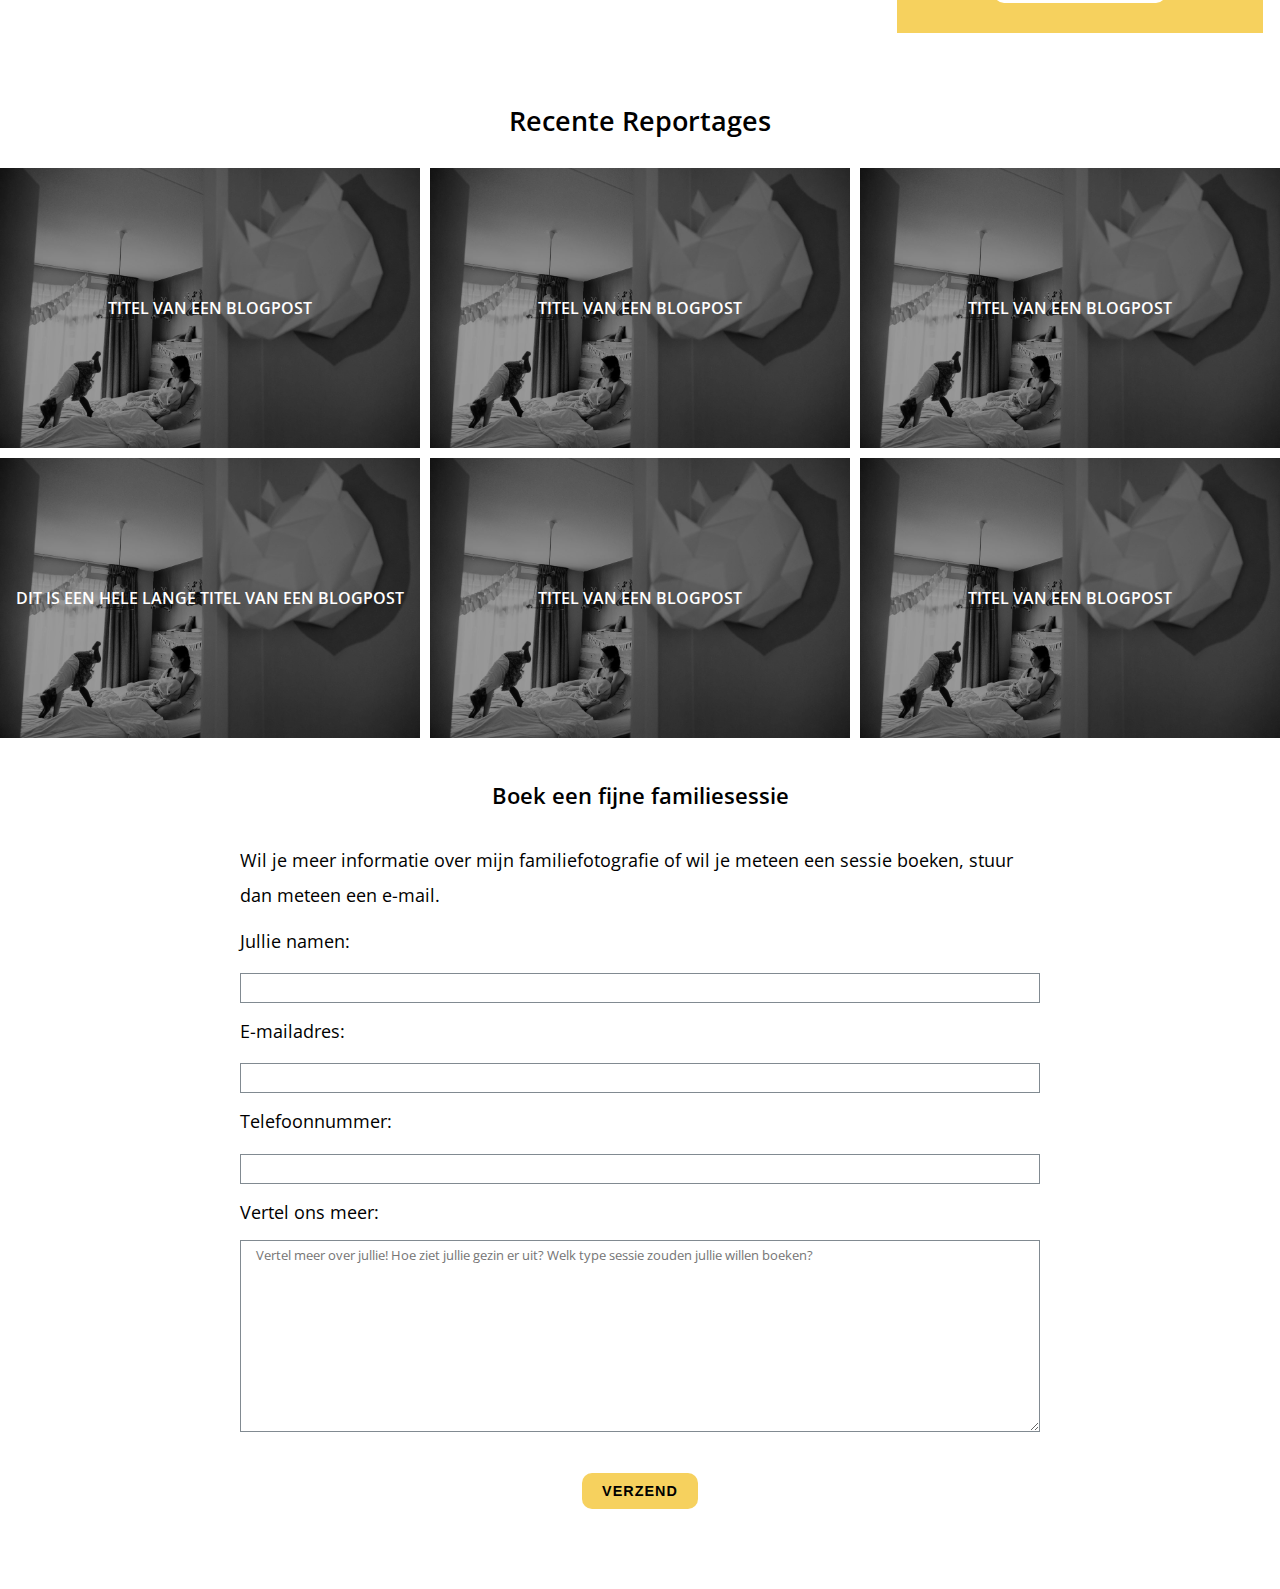
<file: gezinsfotografie.html>
<!DOCTYPE html>
<html lang="en">
  <head>
    <meta charset="UTF-8" />
    <meta name="viewport" content="width=device-width, initial-scale=1.0" />
    <link rel="stylesheet" href="./css/style.css" />
    <link
      href="https://fonts.googleapis.com/css2?family=Open+Sans:ital,wght@0,300;0,400;0,600;0,700;1,400&display=swap"
      rel="stylesheet"
    />

    <title>Real Family Life - Gezinsfotografie</title>
  </head>
  <body>
    <header>
      <div class="logo-container">
        <a href="index.html">
          <img class="logo" src="./images/rfl-logo-2.png" width="230px" alt="logo"
        /></a>
      </div>

      <!-- Nav menu made with this: https://dev.to/ljcdev/easy-hamburger-menu-with-js-2do0 -->
      <!-- For Winc teachers: I didn't know how to make my own hamburger menu, so I googled one :) -->
      <button class="ham"></button>
      <nav class="navbar">
        <ul>
          <li><a class="menuLink" href="ditl.html">Day in the Life</a></li>
          <li><a class="menuLink" href="gezinsfotografie.html">Gezinsfotografie</a></li>
          <li><a class="menuLink" href="blog.html">Blog</a></li>
          <li><a class="menuLink" href="contact.html">Contact</a></li>
        </ul>
      </nav>
    </header>
    <main class="portfolio">
      <section class="page-intro">
        <h1 class="page-intro__title">Gezinsfotografie</h1>
        <p class="page-intro__content">
          Soms wil je gewoon een paar mooie foto’s voor aan de muur. Of je wilt een mooi album
          hebben met daarin foto’s van jullie als gezin. Maar dan niet foto’s die in een studio
          gemaakt zijn, maar juist op een locatie die iets met jullie doet. Vandaar dat ik graag
          foto’s maak waarin je met je gezin op de foto gaat.
        </p>
      </section>
      <div class="portfolio__slider">
        <img src="./images/Familieshoot-Nick-Karin-046-1.jpg" alt="" />
      </div>

      <section class="portfolio-info">
        <blockquote class="portfolio-info__quote">
          Familiefotografie is niet alleen voor nu, maar zeker ook voor later.
        </blockquote>
        <p class="portfolio-info__content">
          Een familiesessie kan volledig fotojournalistiek, zonder enige inbreng van mijn kant, maar
          we kunnen soms ook op een lifestyle manier fotograferen. Dan overleggen we met elkaar
          welke activiteiten kenmerkend zijn voor het gezin en maak ik daar vervolgens foto’s van.
          Denk aan samen koken, een wandeling maken of picknicken. Er is heel vele mogelijk. Ik denk
          graag met jullie mee om geweldige gezinsfoto’s te maken.
        </p>

        <div class="portfolio-info__list">
          <h3 class="portfolio-info__list-title">Dit krijg je bij een gezin-sessie</h3>

          <ul>
            <li>Minimaal 30 hoge resolutie foto’s</li>
            <li>ca 1 tot 1,5 uur fotografie</li>
            <li>Inclusief reiskosten</li>
          </ul>
          <p class="portfolio-info__price">Prijs: €399</p>
          <a class="portfolio-info__button button" href="#">Boek een sessie</a>
        </div>
      </section>
      <h3 class="portfolio-grid-title">Recente Reportages</h3>
      <section class="portfolio-grid">
        <article class="portfolio-grid-item">
          <a href="blog-single.html" class="portfolio-grid-item__link">
            <img
              class="portfolio-grid-item__thumbnail"
              src="./images/Gezinsfotografie-Day-in-the-Life-Nicoline-Dennis-024.jpg"
              alt=""
            />
            <div class="portfolio-grid-item__title">
              <h4>Titel van een blogpost</h4>
            </div>
          </a>
        </article>
        <article class="portfolio-grid-item">
          <a href="blog-single.html" class="portfolio-grid-item__link">
            <img
              class="portfolio-grid-item__thumbnail"
              src="./images/Gezinsfotografie-Day-in-the-Life-Nicoline-Dennis-024.jpg"
              alt=""
            />
            <div class="portfolio-grid-item__title">
              <h4>Titel van een blogpost</h4>
            </div>
          </a>
        </article>

        <article class="portfolio-grid-item">
          <a href="blog-single.html" class="portfolio-grid-item__link">
            <img
              class="portfolio-grid-item__thumbnail"
              src="./images/Gezinsfotografie-Day-in-the-Life-Nicoline-Dennis-024.jpg"
              alt=""
            />
            <div class="portfolio-grid-item__title">
              <h4>Titel van een blogpost</h4>
            </div>
          </a>
        </article>

        <article class="portfolio-grid-item">
          <a href="blog-single.html" class="portfolio-grid-item__link">
            <img
              class="portfolio-grid-item__thumbnail"
              src="./images/Gezinsfotografie-Day-in-the-Life-Nicoline-Dennis-024.jpg"
              alt=""
            />
            <div class="portfolio-grid-item__title">
              <h4>Dit is een hele lange titel van een blogpost</h4>
            </div>
          </a>
        </article>

        <article class="portfolio-grid-item">
          <a href="blog-single.html" class="portfolio-grid-item__link">
            <img
              class="portfolio-grid-item__thumbnail"
              src="./images/Gezinsfotografie-Day-in-the-Life-Nicoline-Dennis-024.jpg"
              alt=""
            />
            <div class="portfolio-grid-item__title">
              <h4>Titel van een blogpost</h4>
            </div>
          </a>
        </article>

        <article class="portfolio-grid-item">
          <a href="blog-single.html" class="portfolio-grid-item__link">
            <img
              class="portfolio-grid-item__thumbnail"
              src="./images/Gezinsfotografie-Day-in-the-Life-Nicoline-Dennis-024.jpg"
              alt=""
            />
            <div class="portfolio-grid-item__title">
              <h4>Titel van een blogpost</h4>
            </div>
          </a>
        </article>
      </section>
    </main>
    <footer>
      <div class="footer-cta">
        <h3 class="footer-cta__title">Boek een fijne familiesessie</h3>
        <p class="footer-cta__content">
          Wil je meer informatie over mijn familiefotografie of wil je meteen een sessie boeken,
          stuur dan meteen een e-mail.
        </p>

        <form class="contactform" name="contact" method="POST" data-netlify="true">
          <div class="contactform__formfield">
            <label for="name">Jullie namen:</label>
            <input type="text" name="names" id="name" />
          </div>
          <div class="contactform__formfield">
            <label for="email">E-mailadres:</label>
            <input type="email" name="email" id="email" />
          </div>
          <div class="contactform__formfield">
            <label for="phone">Telefoonnummer:</label>
            <input type="tel" name="phone" id="phone" />
          </div>
          <div class="contactform__formfield">
            <label for="more">Vertel ons meer:</label>
            <textarea
              name="more"
              id="more"
              cols="20"
              rows="10"
              placeholder="Vertel meer over jullie! Hoe ziet jullie gezin er uit? Welk type sessie zouden jullie willen boeken?"
            ></textarea>
          </div>
          <button class="button contactform__button" type="submit">Verzend</button>
        </form>
      </div>
    </footer>
    <script src="./scripts/hamburger.js"></script>
  </body>
</html>
</file>
<file: css/style.css>
* {
  margin: 0;
  padding: 0;
  box-sizing: border-box;
}

body {
  font-family: "Open Sans";
  line-height: 2rem;
}

footer {
  grid-area: footer;
}

/* --- NAV --- */
header {
  display: flex;
  justify-content: space-between;
  padding: 20px 20px;
  border-bottom: 1px solid lightgrey;
}

.logo-container {
  width: 230px;
  height: auto;
}
.logo {
  width: 100%;
}
.ham {
  position: absolute;
  /* always keep ham on top of everything */
  z-index: 1000;
  top: 20px;
  right: 20px;
  width: 36px;
  height: 36px;
  border: none;
  cursor: pointer;
  background-color: transparent;
  background-image: url("https://ljc-dev.github.io/testing0/ham.svg");
  background-size: 100%;
}

/* change ham image to close */
.showClose {
  background-image: url("https://ljc-dev.github.io/testing0/ham-close.svg");
}

.navbar {
  position: absolute;
  z-index: 2;
  top: 0;
  left: 0;
  background: #f6d15e;
  width: 100vw;
  height: 100vh;
  overflow: hidden;
  color: black;
  /* hide the menu above the screen by default */
  transform: translateY(-100%);
  /* transition adds a little animation when sliding in and out the menu */
  transition: transform 0.2s ease;
}

.showNav {
  /* show the menu */
  transform: translateY(0);
}

/* basic nav styling below */

.navbar ul {
  width: 100%;
  height: 100%;
  list-style: none;
  display: flex;
  flex-flow: column nowrap;
  justify-content: space-evenly;
  align-items: center;
}

.navbar ul li a {
  color: black;
  padding-bottom: 10px;
  font-weight: 700;
  text-decoration: none;
  font-size: 2rem;
}

.navbar ul li a:hover,
.navbar ul li a:focus {
  color: white;
}

/* --- HEADINGS --- */

h1 {
  font-size: 2rem;
  line-height: 2.5rem;
  color: #141414;
}

h2 {
  font-size: 1.5rem;
  font-weight: 600;
  line-height: 2.5rem;
  color: #141414;
}

h3 {
  font-size: 1.3rem;
  font-weight: 400;
}

.page-intro {
  padding: 40px;
}
.page-intro__title {
  text-align: center;
  padding-bottom: 30px;
}

.page-intro__content {
  max-width: 800px;
  margin: 0 auto;
}

/* --- GENERAL STYLING --- */

.button {
  text-transform: uppercase;
  font-size: 0.9rem;
  font-weight: 700;
  letter-spacing: 1px;
  text-decoration: none;
  color: black;
  background-color: #f6d15e;
  padding: 10px 20px;
  border-radius: 10px;
  display: inline-block;
  transition: background-color ease-in-out 0.2s;
}

.button:hover {
  background-color: #f2dfa4;
}

/* --- FOOTER --- */

footer {
  padding: 40px;
}

.footer-cta {
  padding-bottom: 40px;
  max-width: 800px;
  margin: 0 auto;
}

.footer-cta__title {
  font-weight: 600;
  font-size: 1.4rem;
  text-align: center;
  margin-bottom: 30px;
}

.contactform {
  width: 100%;
}

.contactform label {
  display: block;
  padding: 10px 0px;
}

.contactform input,
.contactform textarea {
  width: 100%;
  padding: 5px 15px;
  border: 1px solid #818a91;
  border-radius: 0;
  font-family: inherit;
  box-sizing: border-box;
}

.contactform__button {
  border: 0;
  margin: 0 auto;
  margin-top: 30px;
  display: block;
  cursor: pointer;
}

/* --- HOMEPAGE --- */

.homepage {
  display: grid;
  grid-template-rows: auto;
  grid-template-columns: 1fr;
  grid-template-areas:
    "header"
    "intro"
    "ditl"
    "gezin"
    "aboutus"
    "footer";
}
header {
  grid-area: header;
}
.intro {
  grid-area: intro;
}
.ditl {
  grid-area: ditl;
}
.gezin {
  grid-area: gezin;
}

.aboutus {
  grid-area: aboutus;
}

.intro {
  z-index: 1;
}
.intro__title {
  text-align: center;
  font-weight: 300;
  padding: 40px 20px;
}

.intro__img {
  width: 100%;
}

.intro__content {
  text-align: center;
  padding: 40px 20px;
}

/* .wave {
  height: 0px;
  width: 0px;
} */
.split {
  text-align: center;
  /* clip-path: url(#wave); */
}

.split--yellow {
  background-color: #f6d15e;
}

.split__titlecontainer {
  padding: 50px 20px;
}

.split__title {
  padding-bottom: 10px;
}

.split__subtitle {
  font-weight: 300;
  font-size: 1rem;
}

.ditl .split__img {
  background-image: url("../images/Day-in-the-life-Fotografie-Vleuten-010-1.jpg");
  background-repeat: none;
  background-size: cover;
  padding-bottom: 100%;
}

.gezin .split__img {
  background-image: url("../images/familiefotografie-014-1245x830-3.jpg");
  background-repeat: none;
  background-size: cover;
  padding-bottom: 100%;
}

.split__contentcontainer {
  padding: 40px 40px 60px 40px;
}

.split__content {
  margin-bottom: 40px;
  text-align: left;
}

.split__button {
  margin: 0 auto;
}
.split__button--white {
  background-color: white;
  color: black;
}

.aboutus {
  background-color: #f3856d;
  padding: 40px;
}
.aboutus__title {
  text-align: center;
  padding-bottom: 20px;
}
.aboutus__content {
  text-align: center;
}

.aboutus__contentcontainer {
  padding: 20px 40px 40px 40px;
  margin: 0 auto;
  background-color: white;
  color: black;
  max-width: 800px;
}

.aboutus__img {
  margin: 0 auto;
  width: 100%;
  display: block;
  max-width: 800px;
}

/* --- PORTFOLIO --- */

.portfolio__slider img {
  margin: 0 auto;
  display: block;
  width: 100%;
  max-width: 1245px;
}

.portfolio-info {
  padding: 40px;
}

.portfolio-info__content {
  margin: 40px 0px;
  grid-area: content;
}

.portfolio-info__quote {
  font-size: 1.7rem;
  line-height: 2rem;
  grid-area: quote;
  margin-bottom: 20px;
}

.portfolio-info__quote:before {
  color: black;
  content: open-quote;
  font-family: "Times New Roman", Times, serif;
  font-size: 5em;
  line-height: 0.1em;
  margin-right: 0.25em;
  vertical-align: -0.4em;
}
.portfolio-info__button {
  margin: 0 auto;
  color: black;
  background-color: white;
}

.portfolio-info__list {
  background-color: #f6d15e;
  padding: 30px;
  display: flex;
  flex-direction: column;
  align-items: center;
  max-width: 400px;
  margin: 0 auto;
  grid-area: list;
}
.portfolio-info__list ul {
  list-style: inside;
}

.portfolio-info__list-title {
  font-weight: 600;
  margin-bottom: 20px;
}

.portfolio-info__price {
  text-align: center;
  font-weight: 700;
  margin: 30px 0px;
}

.portfolio-grid-title {
  text-align: center;
  margin: 30px 0px;
  font-size: 1.7rem;
  font-weight: 600;
}
.portfolio-grid {
  display: grid;
  gap: 10px;
}

.portfolio-grid-item {
  width: 100%;
  position: relative;
}

.portfolio-grid-item__thumbnail {
  width: 100%;
  height: auto;
}

.portfolio-grid-item__link {
  display: block;
  width: 100%;
  height: 100%;
  line-height: 0;
}

.portfolio-grid-item__title {
  position: absolute;
  top: 0;
  left: 0;
  width: 100%;
  height: 100%;
  background-color: rgba(0, 0, 0, 0.4);
  transition: background-color ease-in-out 0.3s;
}
.portfolio-grid-item__title:hover {
  background-color: rgba(0, 0, 0, 0.2);
}

.portfolio-grid-item__title h4 {
  position: absolute;
  width: 100%;
  text-align: center;
  top: 50%;
  left: 50%;
  transform: translate(-50%, -50%);
  color: white;
  line-height: 2rem;
  font-weight: 600;
  font-size: 1rem;
  text-transform: uppercase;
}

/* --- BLOG ARCHIVE --- */

.blog .page-intro__content {
  text-align: center;
}

/* --- BLOG SINGLE --- */

.blogpost {
  max-width: 1245px;
  margin: 0 auto;
  padding: 40px 20px;
}

.blogpost__title {
  margin-bottom: 40px;
  text-align: center;
}

.blogpost__featured-img {
  width: 100%;
}

.blogpost__content img {
  width: 100%;
}

.blogpost__content p {
  margin: 20px 0px;
}
@media screen and (min-width: 768px) {
  h1 {
    font-size: 2.3rem;
  }
  h2 {
    font-size: 2.3rem;
  }

  /* --- HOMEPAGE 768--- */
  .intro__content {
    padding: 50px;
    max-width: 75%;
    margin: 0 auto;
  }

  .aboutus__contentcontainer {
    padding: 60px;
    max-width: 800px;
  }

  .ditl .split__img {
    padding-bottom: 66%;
  }

  .gezin .split__img {
    padding-bottom: 66%;
  }

  /* PORTFOLIO 768 */
  .portfolio-grid {
    grid-template-rows: auto;
    grid-template-columns: 1fr 1fr 1fr;
  }
}

@media screen and (min-width: 1024px) {
  body {
    font-size: 1.1rem;
    line-height: 2.2rem;
  }

  /* --- HOMEPAGE 1024--- */

  .intro__content {
    padding: 75px;
    max-width: 800px;
  }
  .ditl {
    display: grid;
    grid-template-rows: auto;
    grid-template-columns: 1fr 1fr;
    grid-template-areas:
      "img title"
      "img content";

    align-content: center;
  }

  .gezin {
    display: grid;
    grid-template-rows: auto;
    grid-template-columns: 1fr 1fr;
    grid-template-areas:
      "title img"
      "content img";
  }

  .split__titlecontainer {
    grid-area: title;
    padding: 100px 50px 20px 50px;
  }

  .split__contentcontainer {
    grid-area: content;
  }

  .split__img {
    grid-area: img;
    height: auto;
    padding-bottom: 0%;
  }

  .split {
    text-align: left;
  }
  .split__contentcontainer {
    padding: 20px 50px 100px 50px;
  }

  .ditl .split__img {
    padding-bottom: 0;
  }

  .gezin .split__img {
    padding-bottom: 0%;
  }

  /* --- PORTFOLIO 1024 --- */

  .portfolio-info {
    display: grid;
    grid-template-columns: 1fr auto;
    gap: 30px;
    grid-template-rows: auto 1fr;
    grid-template-areas:
      "quote list"
      "content list";

    max-width: 1245px;
    justify-items: center;
    margin: 0 auto;
  }

  .portfolio-info__content {
    margin: 0px;
  }

  .portfolio-info__quote {
    font-size: 2rem;
    line-height: 3rem;
  }
}

@media screen and (min-width: 1245px) {
  .portfolio-info {
    padding: 40px 0px;
  }
}
</file>
